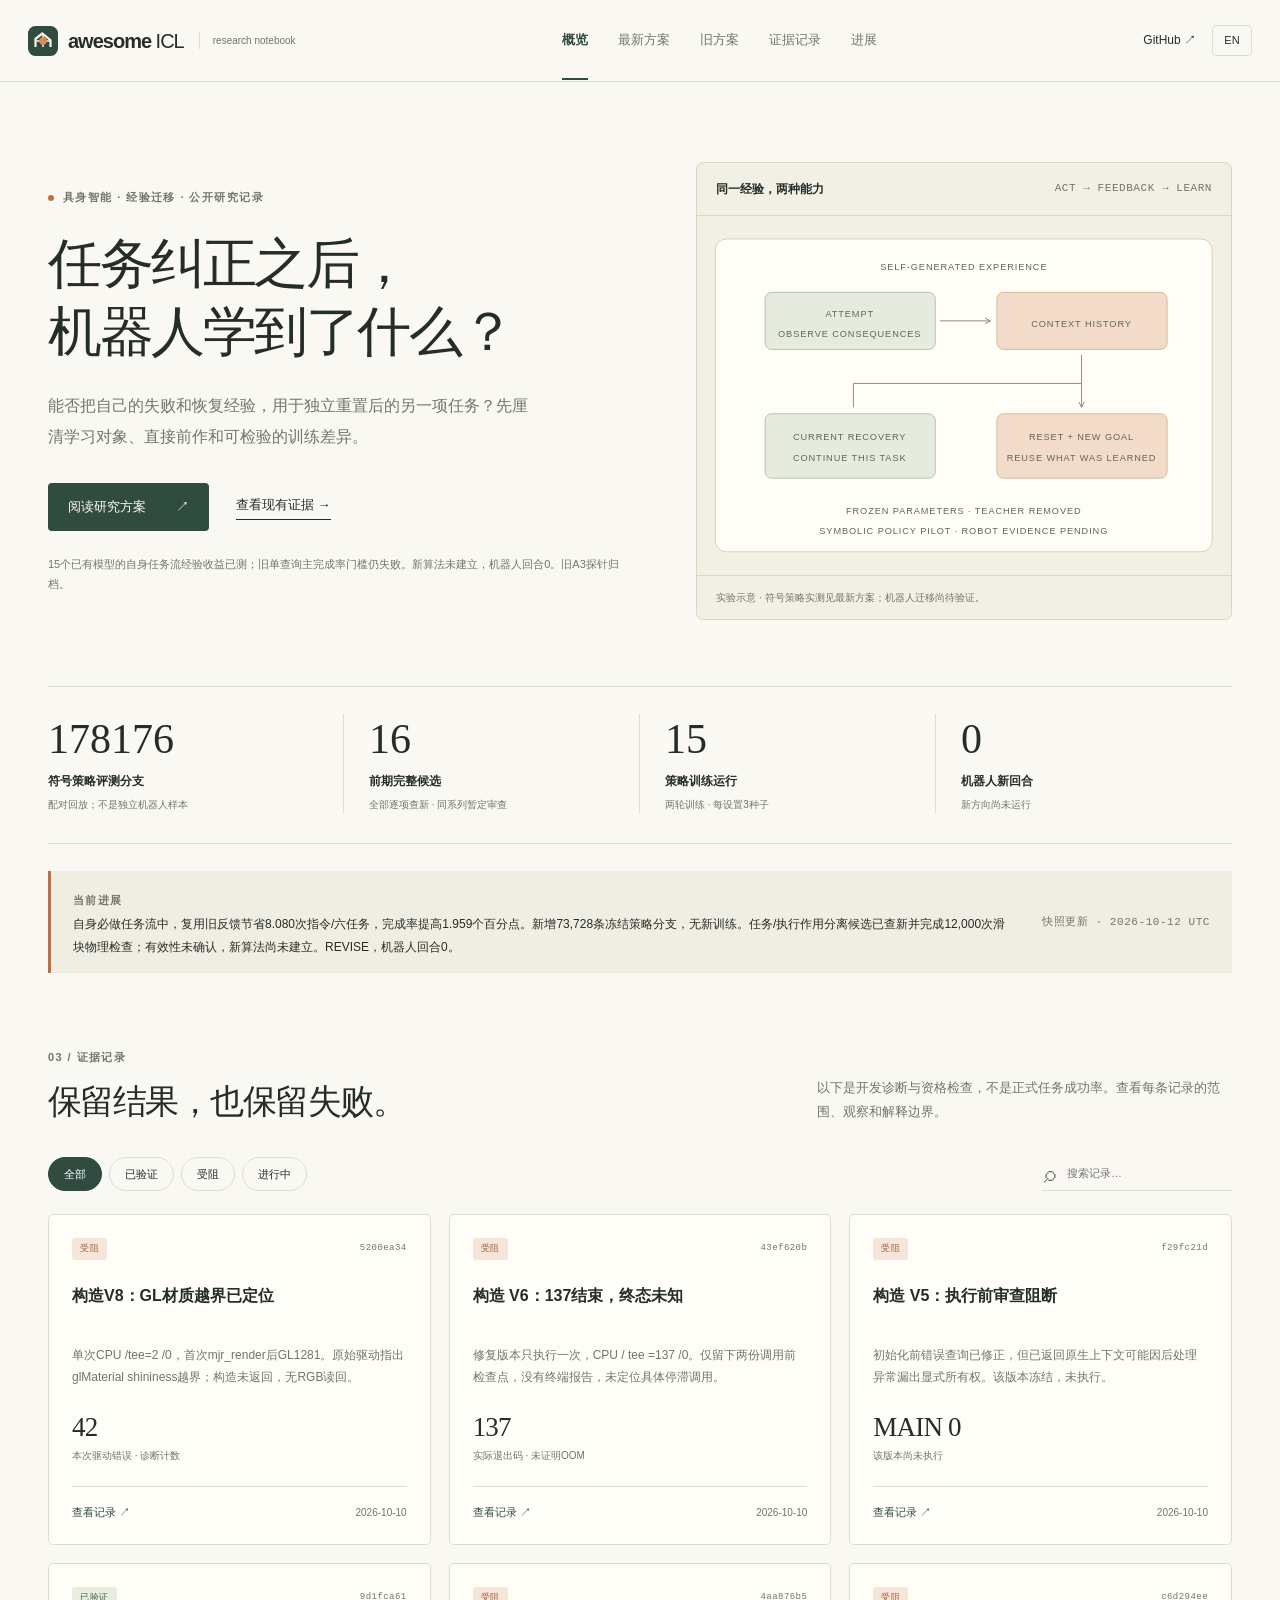
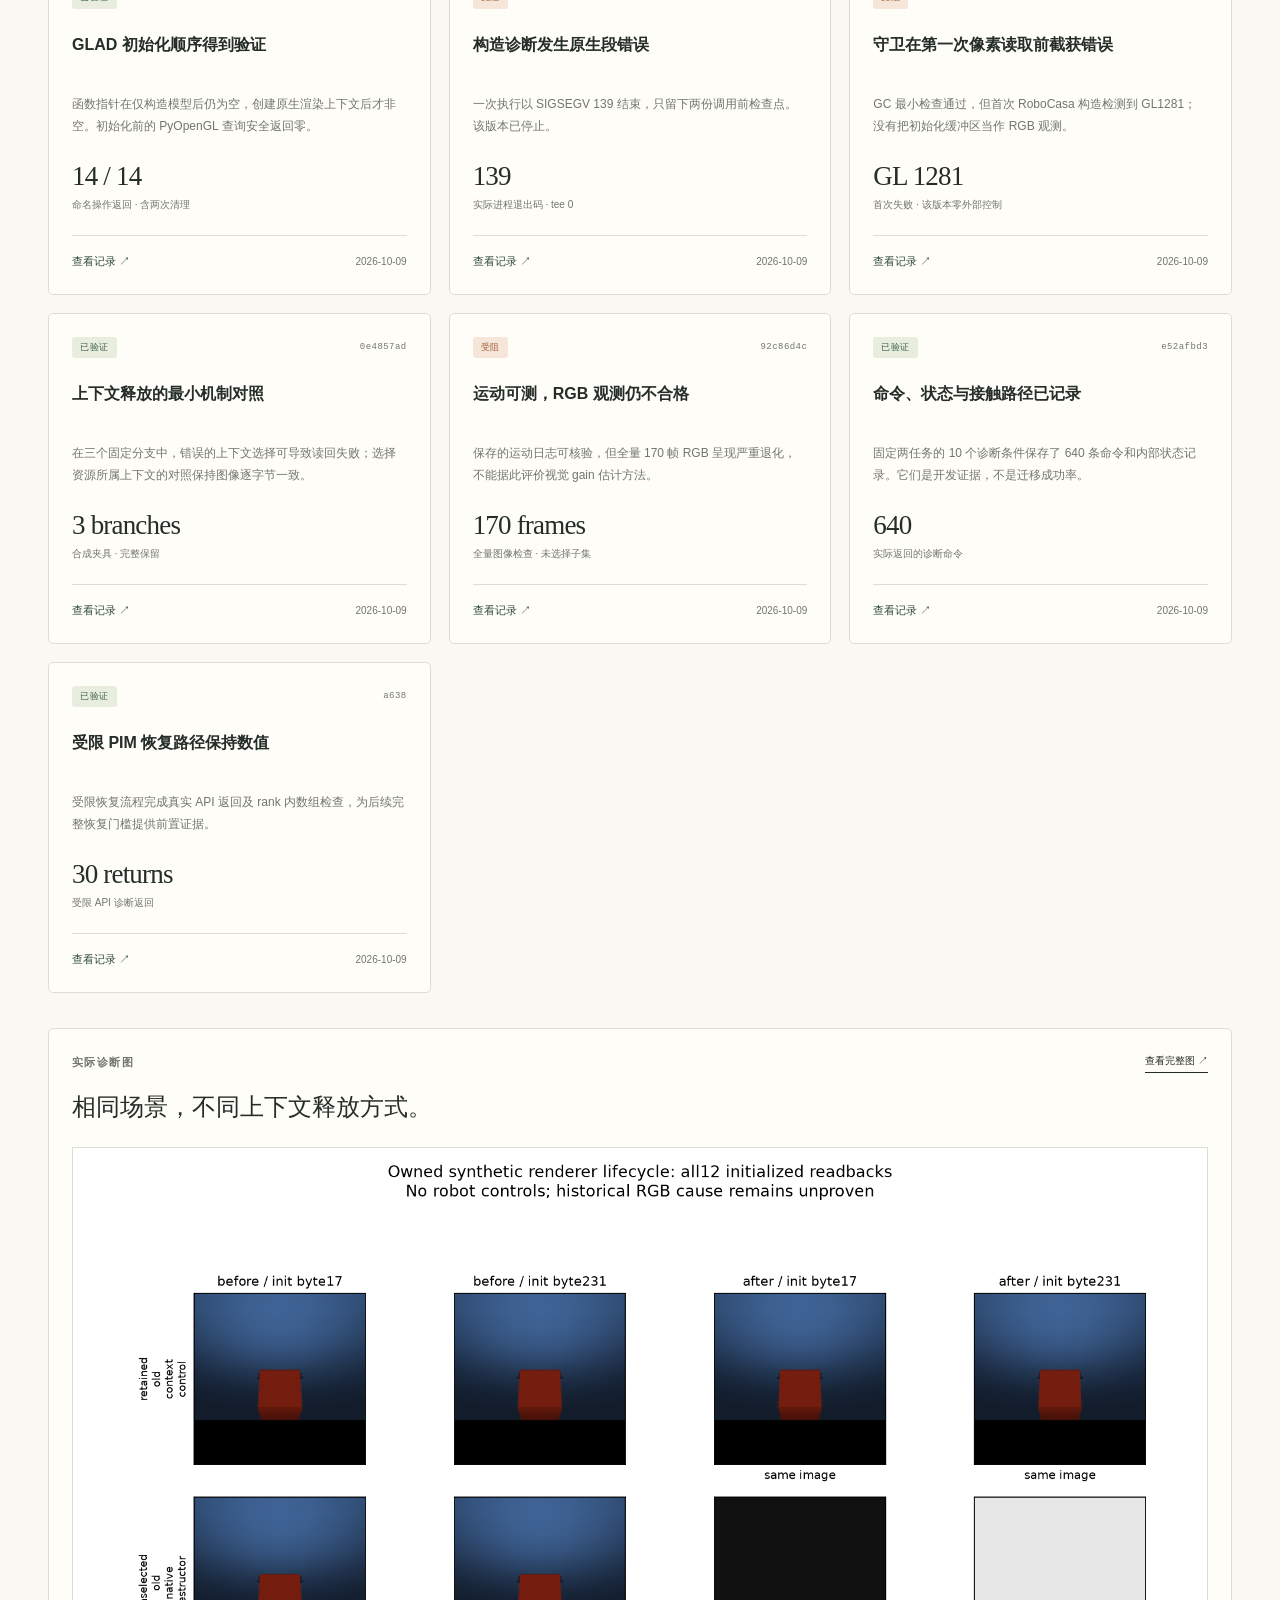
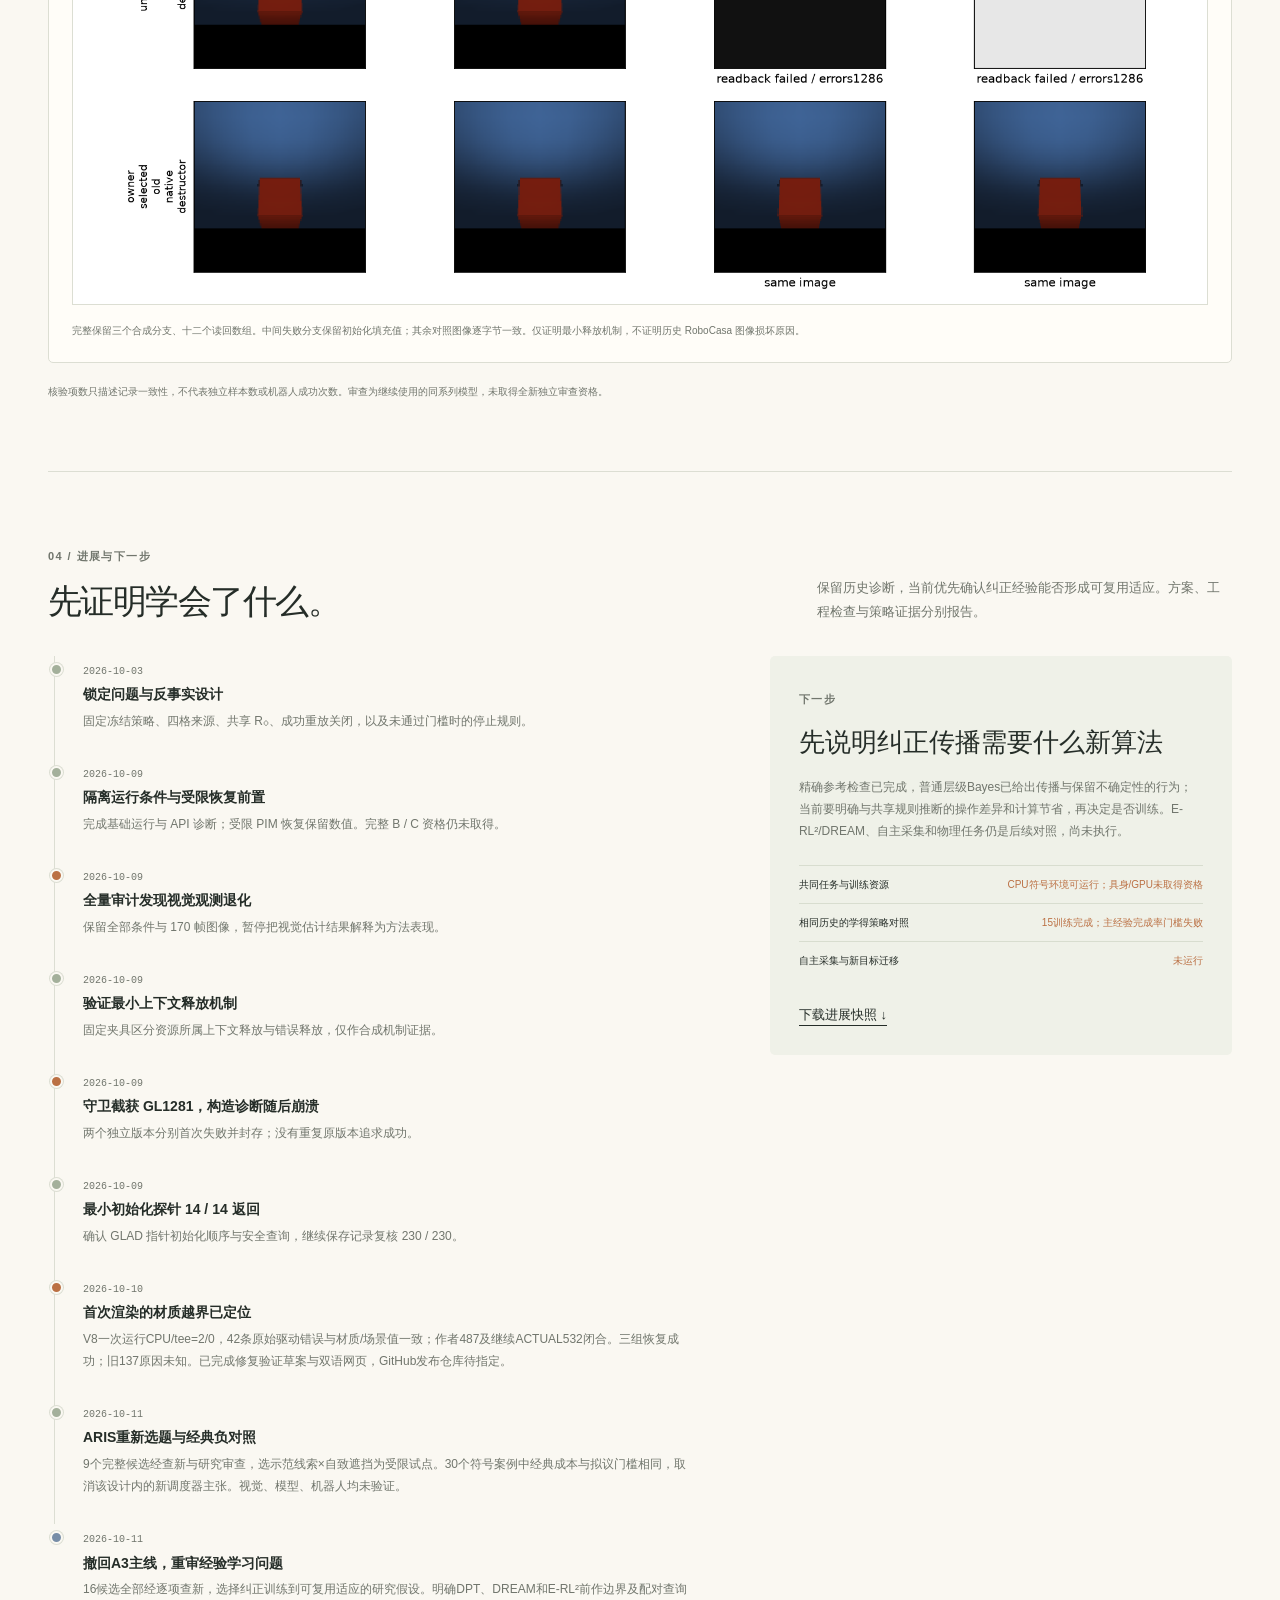
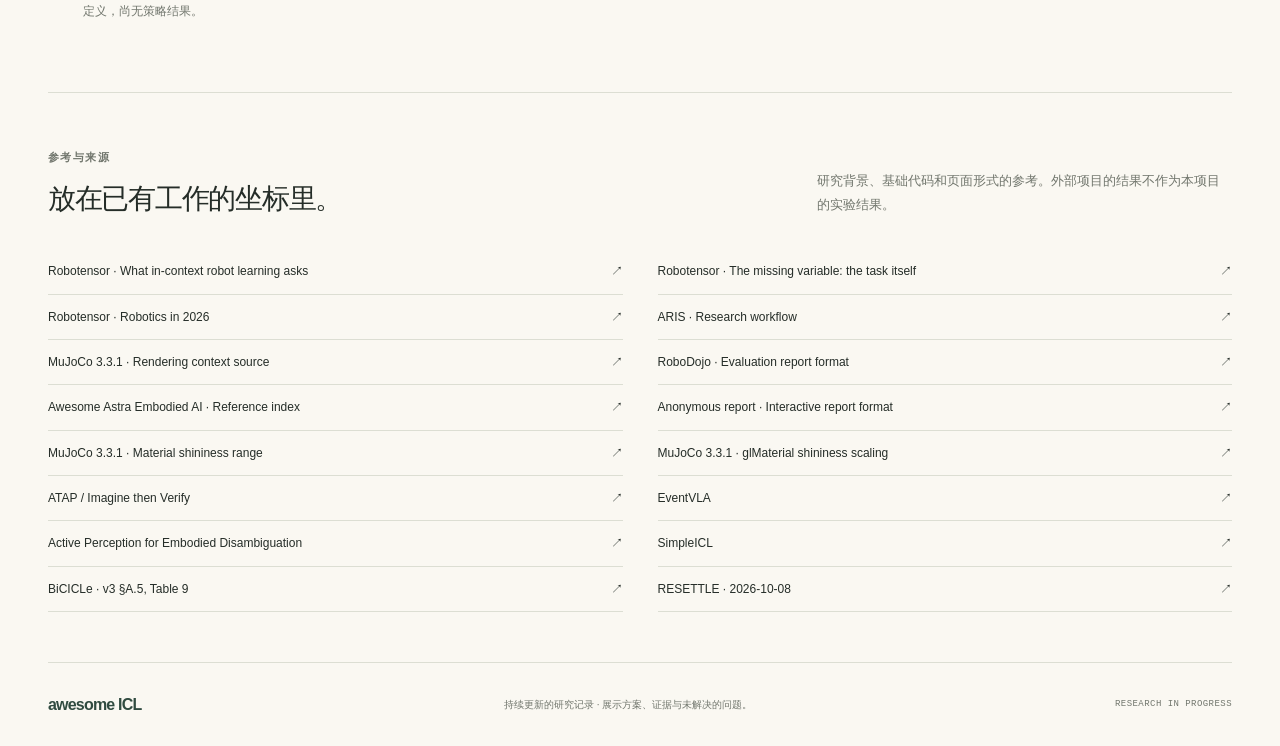
<file: index.html>
<!doctype html>
<html lang="zh-CN">
<head>
  <meta charset="utf-8">
  <meta name="viewport" content="width=device-width, initial-scale=1">
  <meta name="description" content="Can robot correction training teach reusable in-context adaptation? Revised question, direct prior work, experiment design and historical evidence.">
  <meta http-equiv="Content-Security-Policy" content="default-src 'self'; script-src 'self'; style-src 'self'; img-src 'self' data:; connect-src 'self'; object-src 'none'; base-uri 'self'; form-action 'none'">
  <meta name="color-scheme" content="light">
  <title>awesome ICL — Experience, under examination</title>
  <link rel="icon" href="assets/mark.svg" type="image/svg+xml">
  <link rel="stylesheet" href="styles.css">
  <script src="app.js" defer></script>
</head>
<body>
  <a class="skip-link" href="#main" data-i18n="skip">跳到内容</a>
  <header class="site-header">
    <a class="brand" href="?view=overview" aria-label="awesome ICL home"><img src="assets/mark.svg" width="30" height="30" alt=""><strong>awesome <span>ICL</span></strong><span class="brand-label">research notebook</span></a>
    <nav aria-label="Main navigation" id="navigation">
      <a href="?view=overview" data-view="overview" data-i18n="navOverview">概览</a>
      <a href="research-plan.html" data-latest-plan data-i18n="navLatest">最新方案</a><a href="?view=proposal" data-view="proposal" data-i18n="navProposal">旧方案</a>
      <a href="?view=evidence" data-view="evidence" data-i18n="navEvidence">证据记录</a>
      <a href="?view=timeline" data-view="timeline" data-i18n="navTimeline">进展</a>
    </nav>
    <div class="header-actions"><a id="repository-link" class="repository-link" hidden target="_blank" rel="noopener noreferrer">GitHub ↗</a><button id="language-toggle" type="button" aria-label="Switch language">EN</button></div>
  </header>
  <main id="main">
    <section class="hero view-section" data-views="overview">
      <div class="hero-copy">
        <div class="eyebrow"><span class="status-dot"></span><span data-i18n="eyebrow">具身智能 · 经验迁移 · 公开研究记录</span></div>
        <h1 data-i18n="heroTitle">任务纠正之后，<br>机器人学到了什么？</h1>
        <p class="hero-subtitle" data-i18n="heroSubtitle">能否把自己的失败和恢复经验，用于独立重置后的另一项任务？先厘清学习对象、前作和可检验的训练差异。</p>
        <div class="hero-links"><a class="button primary" href="research-plan.html" data-latest-plan id="latest-plan-link"><span data-i18n="exploreDesign">阅读研究方案</span><span aria-hidden="true">↗</span></a><a class="text-link" href="?view=evidence" data-view="evidence" data-i18n="inspectEvidence">查看现有证据 →</a></div>
        <p class="hero-footnote" data-i18n="heroFootnote">16个候选已逐项审查；当前没有新方向的学得策略结果。旧探针归档。</p>
      </div>
      <figure class="hero-figure">
        <div class="figure-top"><span data-i18n="figureTitle">同一经验，两种能力</span><span class="mono">ACT → FEEDBACK → LEARN</span></div>
        <svg viewBox="0 0 580 390" role="img" aria-labelledby="diagram-title diagram-desc">
          <title id="diagram-title">Current recovery and reusable adaptation are separate tests</title><desc id="diagram-desc">Self-generated actions and observed feedback form history. Test both current recovery and a different goal after resetting physical state, while retaining history and freezing parameters. This is a proposed experiment, not a result.</desc>
          <defs><marker id="arrow" markerWidth="8" markerHeight="8" refX="6" refY="4" orient="auto"><path d="M0,1 L6,4 L0,7" fill="none" stroke="#8c846d"/></marker></defs>
          <rect x="20" y="25" width="540" height="340" rx="12" fill="#fffdf8" stroke="#d7cbb5"/>
          <text x="290" y="59" text-anchor="middle" class="diagram-label">SELF-GENERATED EXPERIENCE</text>
          <rect x="74" y="83" width="185" height="62" rx="7" fill="#e6ebdf" stroke="#b5c0a6"/><text x="166" y="110" text-anchor="middle" class="diagram-label">ATTEMPT</text><text x="166" y="131" text-anchor="middle" class="diagram-label">OBSERVE CONSEQUENCES</text>
          <path d="M264 114 L319 114" fill="none" stroke="#8c846d" marker-end="url(#arrow)"/>
          <rect x="326" y="83" width="185" height="62" rx="7" fill="#f2dcc9" stroke="#d4b698"/><text x="418" y="121" text-anchor="middle" class="diagram-label">CONTEXT HISTORY</text>
          <path d="M418 151 L418 182 L170 182 L170 208 M418 182 L418 208" fill="none" stroke="#8c846d" marker-end="url(#arrow)"/>
          <rect x="74" y="215" width="185" height="70" rx="7" fill="#e6ebdf" stroke="#b5c0a6"/><text x="166" y="244" text-anchor="middle" class="diagram-label">CURRENT RECOVERY</text><text x="166" y="266" text-anchor="middle" class="diagram-label">CONTINUE THIS TASK</text>
          <rect x="326" y="215" width="185" height="70" rx="7" fill="#f2dcc9" stroke="#d4b698"/><text x="418" y="244" text-anchor="middle" class="diagram-label">RESET + NEW GOAL</text><text x="418" y="266" text-anchor="middle" class="diagram-label">REUSE WHAT WAS LEARNED</text>
          <text x="290" y="324" text-anchor="middle" class="diagram-label">FROZEN PARAMETERS · TEACHER REMOVED</text>
          <text x="290" y="346" text-anchor="middle" class="diagram-label">SYMBOLIC POLICY PILOT · ROBOT EVIDENCE PENDING</text>
        </svg>
        <figcaption data-i18n="figureCaption">实验示意 · 相同经验下区分当前恢复与新目标迁移；性能尚未验证。</figcaption>
      </figure>
    </section>
    <section class="metrics view-section" data-views="overview" aria-label="Research scope">
      <div><strong>178176</strong><span data-i18n="metricFormal">符号策略评测分支</span><small data-i18n="metricFormalSub">配对回放；不是独立机器人样本</small></div>
      <div><strong>16</strong><span data-i18n="metricTasks">已审查完整候选</span><small data-i18n="metricTasksSub">ARIS三种lens × 三个候选</small></div>
      <div><strong>15</strong><span data-i18n="metricCells">符号配对上下文</span><small data-i18n="metricCellsSub">任务匹配 × 执行增益匹配</small></div>
      <div><strong>0</strong><span data-i18n="metricSmoke">机器人新回合</span><small data-i18n="metricSmokeSub">4 worlds × 12 条件 · 未运行</small></div>
    </section>
    <section class="current-strip view-section" data-views="overview proposal evidence timeline"><div><span class="eyebrow" data-i18n="currentLabel">当前进展</span><p id="current-summary">正在加载保存的进展…</p></div><span class="snapshot-date mono" id="snapshot-date"></span></section>
    <section class="section view-section" data-views="proposal" id="question">
      <div class="section-heading"><div><span class="eyebrow">01 / <span data-i18n="questionLabel">研究问题</span></span><h2 data-i18n="questionTitle">经验里，究竟是什么在迁移？</h2></div><p data-i18n="questionIntro">任务外观、执行响应、状态延续与额外尝试很容易混在一起。方案通过配对的来源条件，审计它们各自的作用边界。</p></div>
      <div class="question-grid"><article class="note-card"><span class="number">C1</span><h3 data-i18n="claimOneTitle">初始经验的条件效应</h3><p data-i18n="claimOneText">在完整 reset 和相同当前任务下，来源执行增益是否匹配，会怎样改变同一冻结策略的闭环表现？</p></article><article class="note-card"><span class="number">C2</span><h3 data-i18n="claimTwoTitle">信息利用与误用的边界</h3><p data-i18n="claimTwoText">信息是否进入压缩表示、被检索并影响行动？用合法对照和同观察校准，限制解释，而不把日志当作因果机制证明。</p></article><aside class="scope-note"><span class="eyebrow" data-i18n="scopeLabel">研究范围</span><p data-i18n="scopeText">针对公开冻结 PIM 策略的研究者记忆移植。关闭成功轨迹重放；不重新训练策略，也不声称原生跨任务自我改进。</p></aside></div>
    </section>
    <section class="section matrix-section view-section" data-views="proposal" id="design">
      <div class="section-heading"><div><span class="eyebrow">02 / <span data-i18n="designLabel">反事实设计</span></span><h2 data-i18n="designTitle">同一个 query，四种旧经历。</h2></div><p data-i18n="designIntro">所有组共享名义标定 R₀。分别改变来源任务与执行增益，保留真实来源身份，再恢复到当前 query 的初始记忆。</p></div>
      <div class="matrix-layout"><div class="matrix" role="group" aria-label="Counterfactual source conditions"><div class="matrix-axis"><span data-i18n="gainMismatch">增益不匹配</span><span data-i18n="gainMatch">增益匹配</span></div><div class="matrix-row"><span class="row-label" data-i18n="taskMatch">任务匹配</span><button data-condition="H10" type="button" aria-pressed="false"><strong>H10</strong><span data-i18n="h10">相同任务 · 不同增益</span></button><button data-condition="H11" class="selected" type="button" aria-pressed="true"><strong>H11</strong><span data-i18n="h11">相同任务 · 相同增益</span></button></div><div class="matrix-row"><span class="row-label" data-i18n="taskMismatch">任务不匹配</span><button data-condition="H00" type="button" aria-pressed="false"><strong>H00</strong><span data-i18n="h00">不同任务 · 不同增益</span></button><button data-condition="H01" type="button" aria-pressed="false"><strong>H01</strong><span data-i18n="h01">不同任务 · 相同增益</span></button></div><p class="matrix-note" data-i18n="matrixNote">点击条件查看其含义。这里展示实验设计，尚无成功率结果。</p></div><div class="condition-detail" aria-live="polite"><span class="eyebrow" data-i18n="conditionLabel">所选条件</span><h3 id="condition-name">H11</h3><p id="condition-description"></p><div class="formula">Δ<sub>phys</sub>(T=1) = H11 − H10</div><p class="muted" data-i18n="contrastNote">预定主比较：任务匹配时，增益匹配带来的差异。按独立 query world 配对；不挑选最大差异。</p></div></div>
    </section>
    <section class="section view-section" data-views="proposal" id="protocol">
      <div class="section-heading"><div><span class="eyebrow">03 / <span data-i18n="protocolLabel">执行协议</span></span><h2 data-i18n="protocolTitle">先取得资格，再统计迁移。</h2></div><p data-i18n="protocolIntro">正式实验有固定的信息权限、预算和停止规则。调试证据不会自动解锁正式评估。</p></div>
      <div class="protocol-grid" id="protocol-cards"></div>
      <div class="table-wrap"><table><caption data-i18n="groupsCaption">完整路线：每个 world 的 12 个条件</caption><thead><tr><th data-i18n="group">条件族</th><th data-i18n="count">数量</th><th data-i18n="initialMemory">初始 PIM</th><th data-i18n="extraInput">额外读取</th></tr></thead><tbody id="condition-table"></tbody></table></div>
    </section>
    <section class="section evidence-section view-section" data-views="overview evidence" id="evidence">
      <div class="section-heading"><div><span class="eyebrow">03 / <span data-i18n="evidenceLabel">证据记录</span></span><h2 data-i18n="evidenceTitle">保留结果，也保留失败。</h2></div><p data-i18n="evidenceIntro">以下是开发诊断与资格检查，不是正式任务成功率。查看每条记录的范围、观察和解释边界。</p></div>
      <div class="evidence-toolbar"><div class="filters" role="group" aria-label="Filter evidence"><button type="button" data-filter="all" aria-pressed="true" data-i18n="all">全部</button><button type="button" data-filter="verified" aria-pressed="false" data-i18n="verified">已验证</button><button type="button" data-filter="blocked" aria-pressed="false" data-i18n="blocked">受阻</button><button type="button" data-filter="in_progress" aria-pressed="false" data-i18n="inProgress">进行中</button></div><label class="search"><span aria-hidden="true">⌕</span><span class="sr-only" data-i18n="searchLabel">搜索证据</span><input id="evidence-search" type="search" data-i18n-placeholder="searchPlaceholder" placeholder="搜索记录…" maxlength="100"></label></div>
      <div class="evidence-grid" id="evidence-grid"></div><p class="empty-state" id="empty-state" hidden data-i18n="noResults">没有符合条件的记录。</p>
      <figure class="result-figure"><div class="result-figure-heading"><span class="eyebrow" data-i18n="figureEvidenceLabel">实际诊断图</span><a href="assets/renderer-lifecycle-readbacks.png" target="_blank" rel="noopener noreferrer" class="text-link" data-i18n="openFigure">查看完整图 ↗</a></div><h3 data-i18n="figureEvidenceTitle">相同场景，不同上下文释放方式。</h3><a href="assets/renderer-lifecycle-readbacks.png" target="_blank" rel="noopener noreferrer"><img src="assets/renderer-lifecycle-readbacks.png" width="1920" height="1280" loading="lazy" alt="All twelve readbacks in three synthetic render-context lifecycle branches. The incorrect-release branch preserves initialized fill buffers rather than valid images."></a><figcaption data-i18n="figureEvidenceCaption">完整保留三个合成分支、十二个读回数组。中间失败分支保留初始化填充值；其余对照图像逐字节一致。仅证明最小释放机制，不证明历史 RoboCasa 图像损坏原因。</figcaption></figure>
      <p class="evidence-note" data-i18n="reviewNote">核验项数只描述记录一致性，不代表独立样本数或机器人成功次数。审查为继续使用的同系列模型，未取得全新独立审查资格。</p>
    </section>
    <section class="section view-section" data-views="overview timeline" id="progress">
      <div class="section-heading"><div><span class="eyebrow">04 / <span data-i18n="progressLabel">进展与下一步</span></span><h2 data-i18n="progressTitle">从能运行，到能解释。</h2></div><p data-i18n="progressIntro">用明确的门槛串起实验。运行成功、观测有效、信息可辨识和任务收益是不同的结论。</p></div>
      <div class="progress-layout"><ol class="timeline" id="timeline"></ol><aside class="next-frontier"><span class="eyebrow" data-i18n="nextLabel">下一步</span><h3 id="next-title"></h3><p id="next-description"></p><div class="gate-list" id="gates"></div><a class="text-link" href="data/progress.json" download="awesome-ICL-progress.json" data-i18n="download">下载进展快照 ↓</a></aside></div>
    </section>
    <section class="section references view-section" data-views="overview proposal evidence timeline"><div class="section-heading"><div><span class="eyebrow" data-i18n="referencesLabel">参考与来源</span><h2 data-i18n="referencesTitle">放在已有工作的坐标里。</h2></div><p data-i18n="referencesIntro">研究背景、基础代码和页面形式的参考。外部项目的结果不作为本项目的实验结果。</p></div><div id="reference-links" class="reference-links"></div></section>
    <p id="load-error" class="load-error" hidden data-i18n="loadError">进展数据加载失败。请通过 HTTP 预览页面并检查 data/progress.json。</p>
    <noscript><p class="load-error">Enable JavaScript to explore the evidence and timeline. The research snapshot is available in <a href="data/progress.json">data/progress.json</a>.</p></noscript>
  </main>
  <footer><div class="brand"><strong>awesome ICL</strong></div><p data-i18n="footer">持续更新的研究记录 · 展示方案、证据与未解决的问题。</p><span class="mono">RESEARCH IN PROGRESS</span></footer>
  <dialog id="evidence-dialog"><div class="dialog-top"><span class="eyebrow" data-i18n="recordDetails">记录详情</span><button id="close-dialog" type="button" aria-label="Close details">×</button></div><div id="dialog-content"></div></dialog>
</body>
</html>
</file>
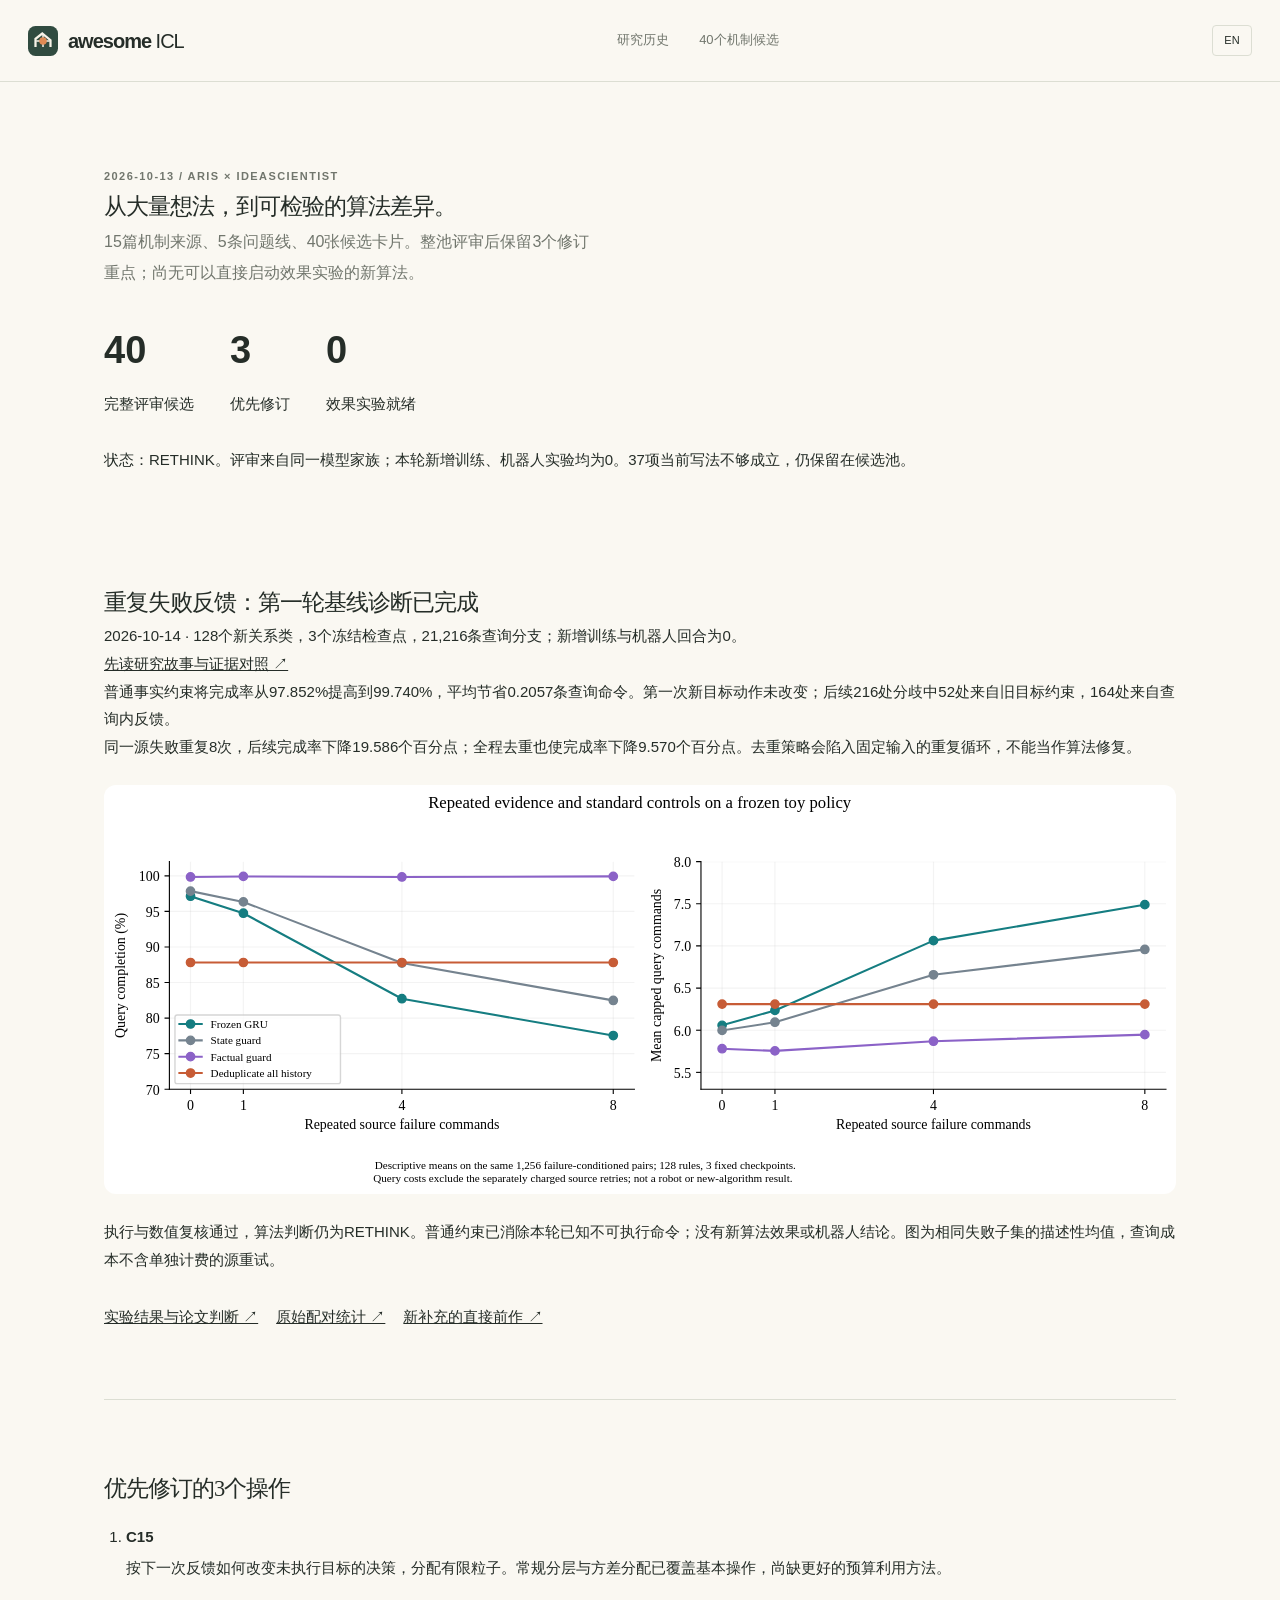
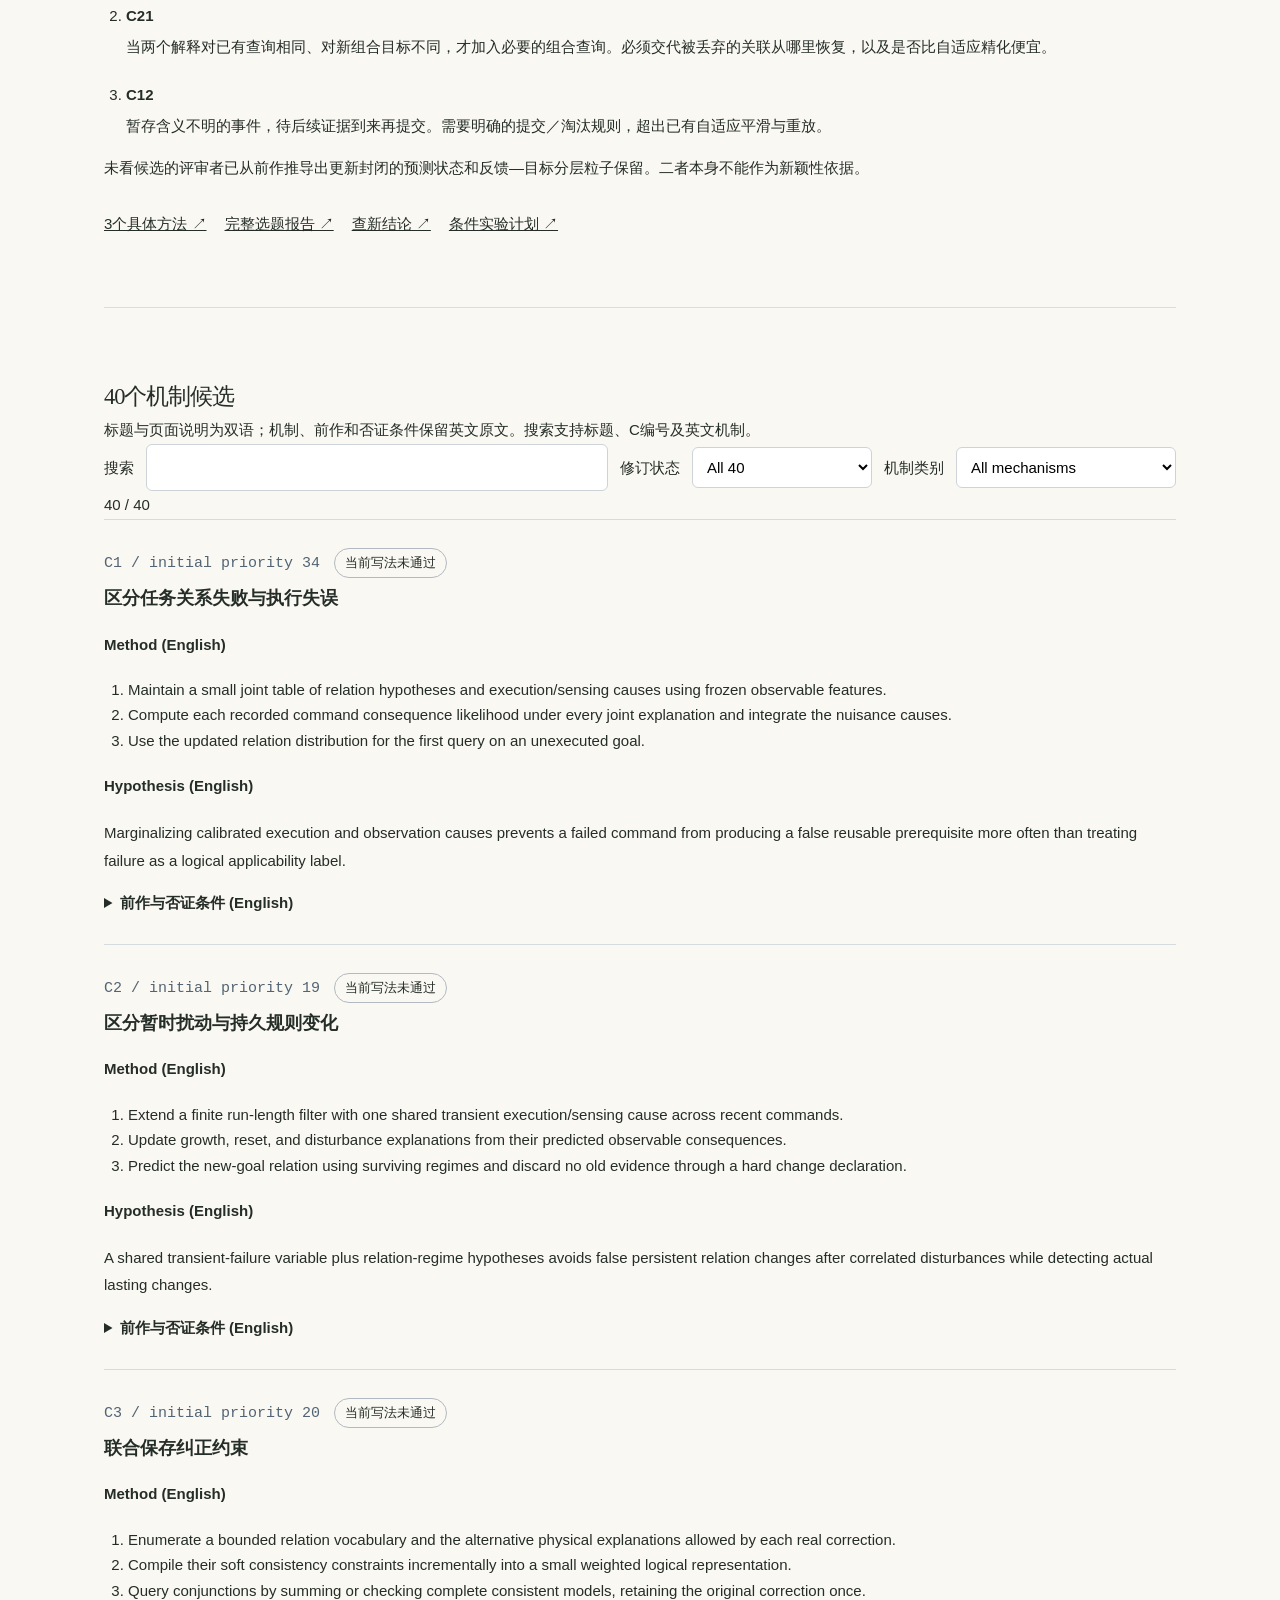
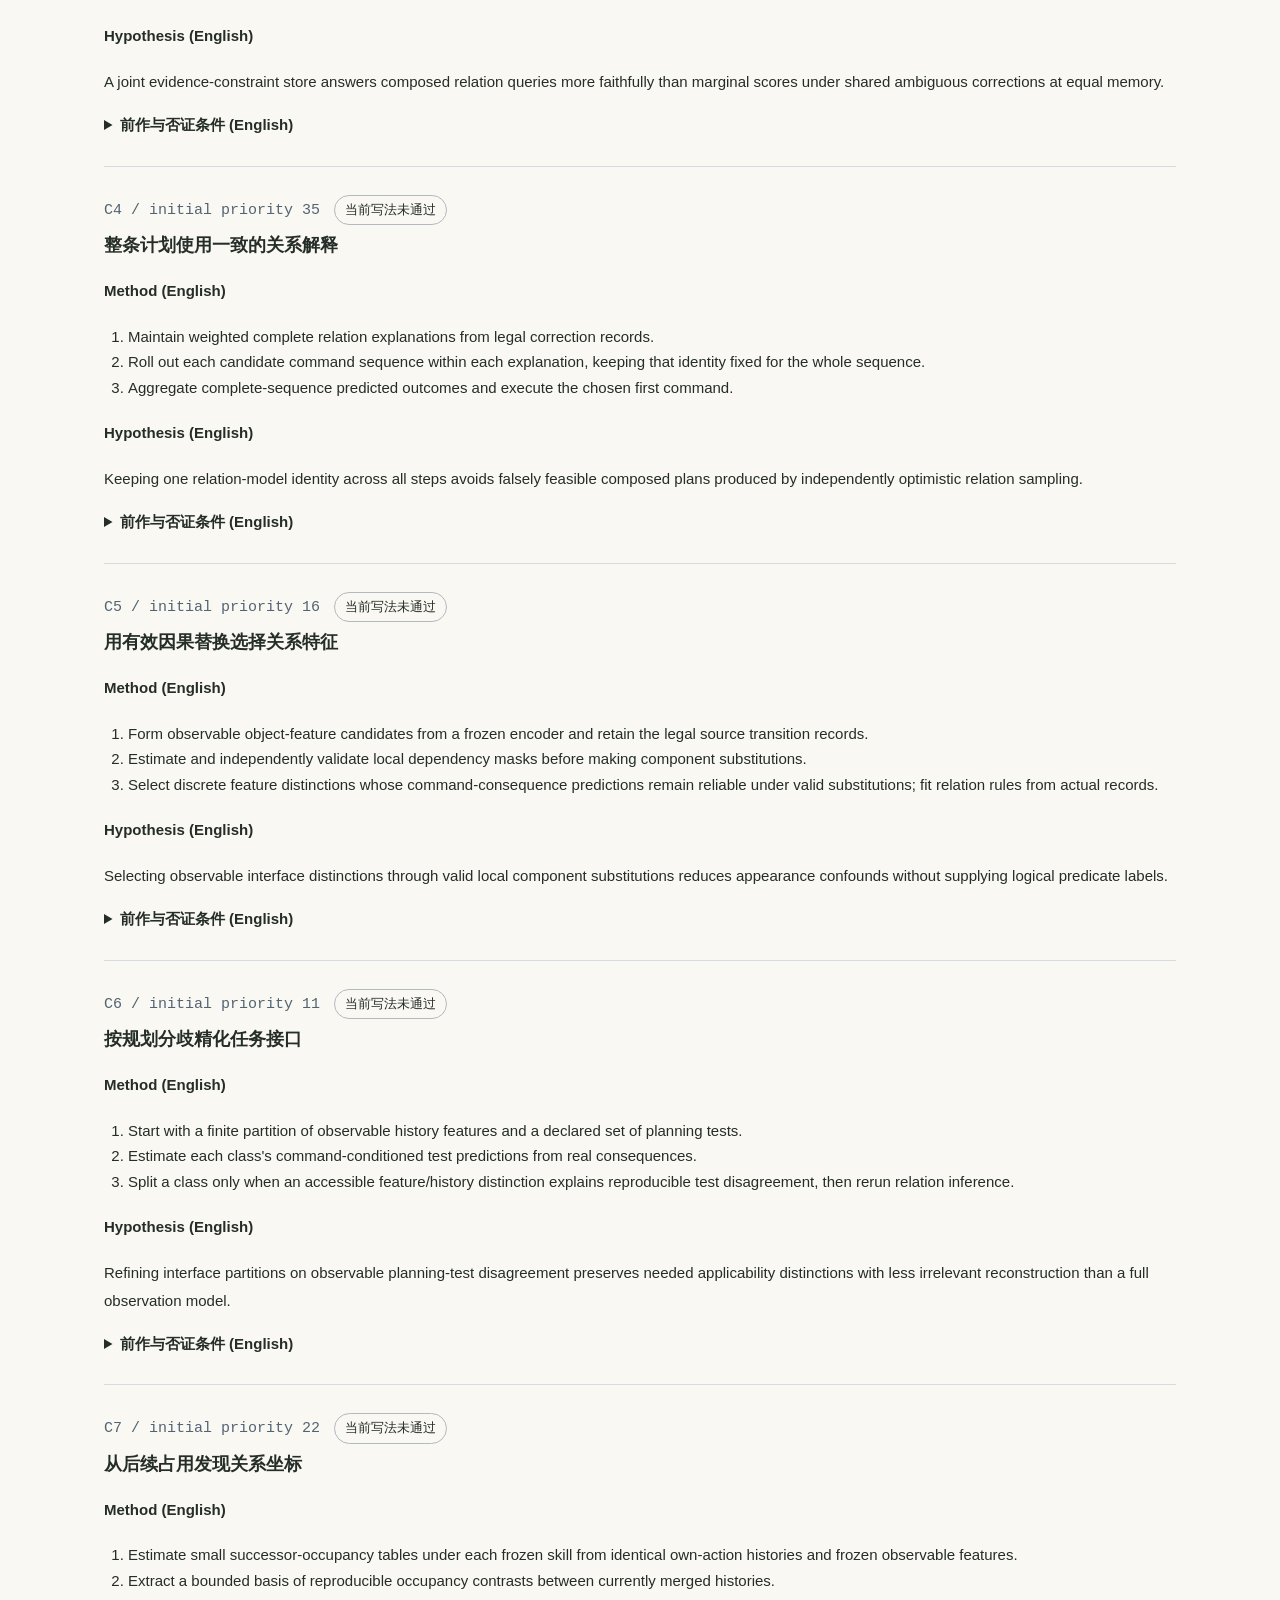
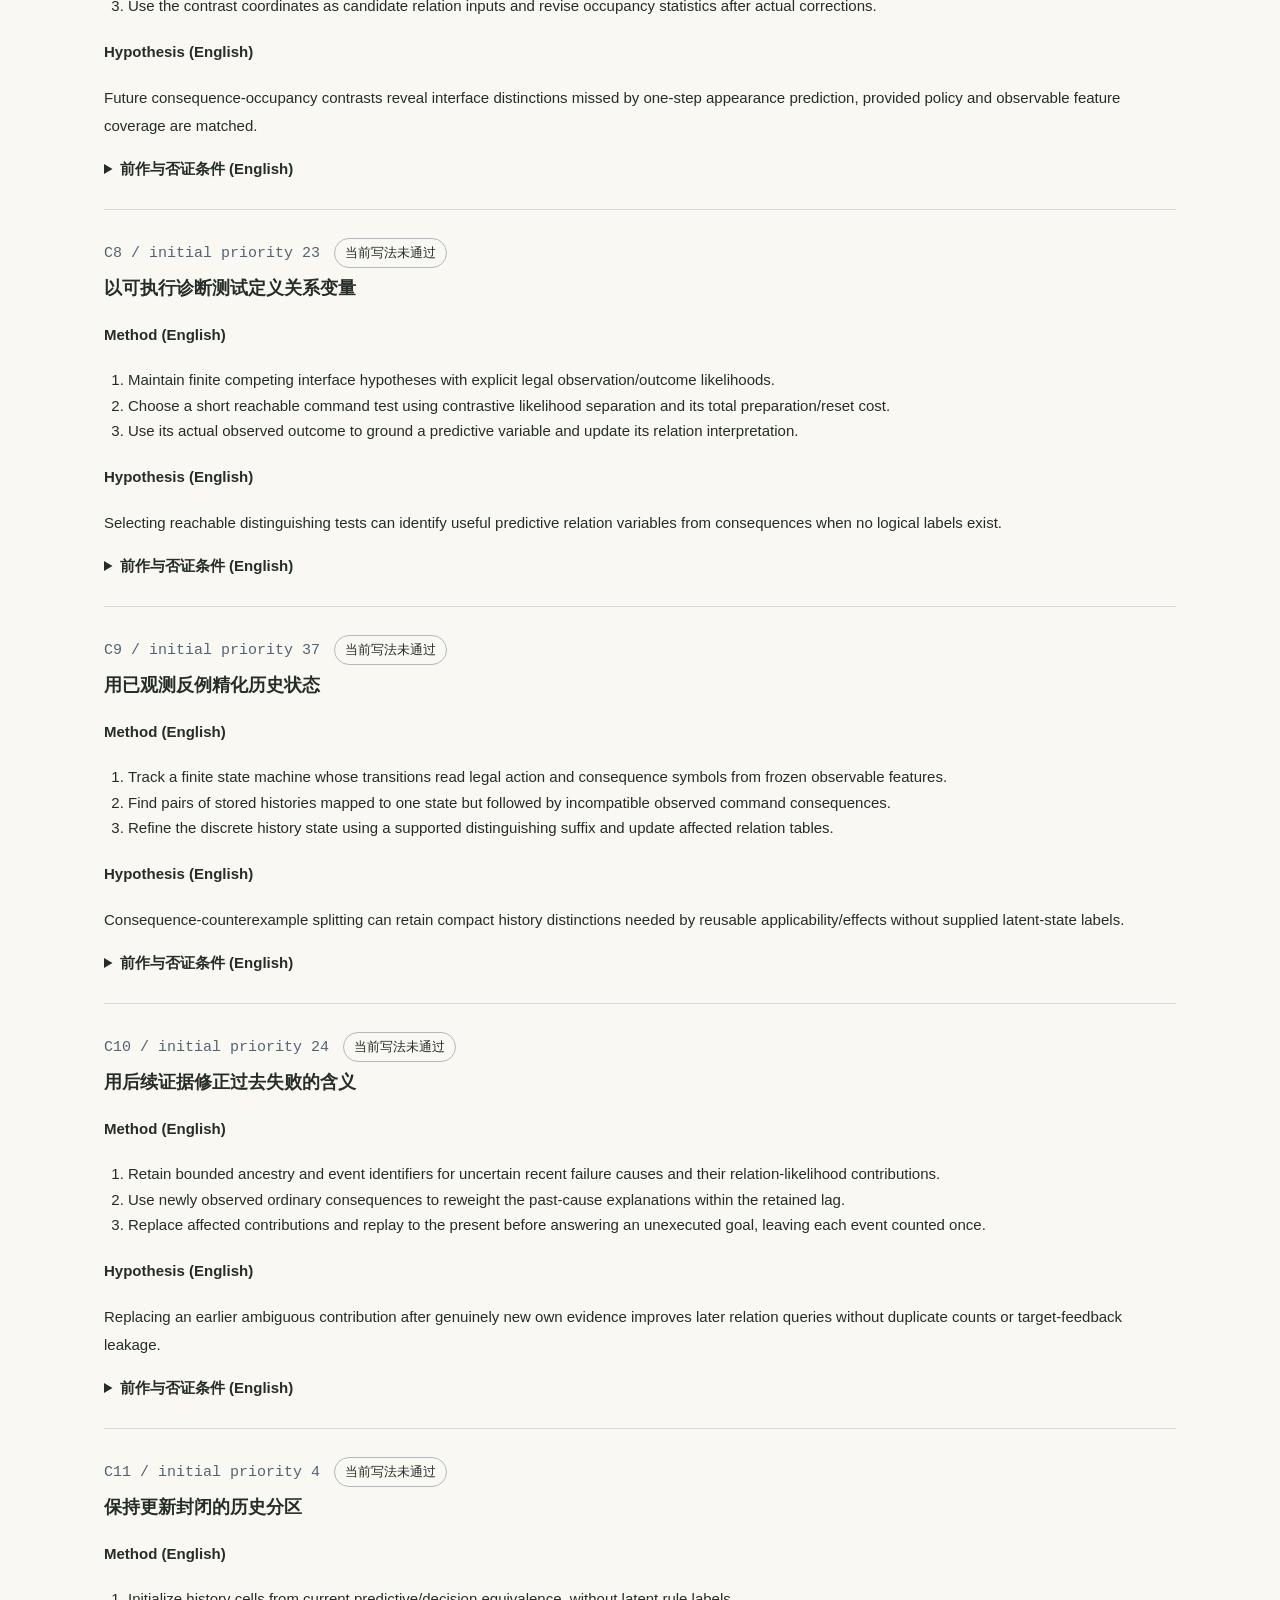
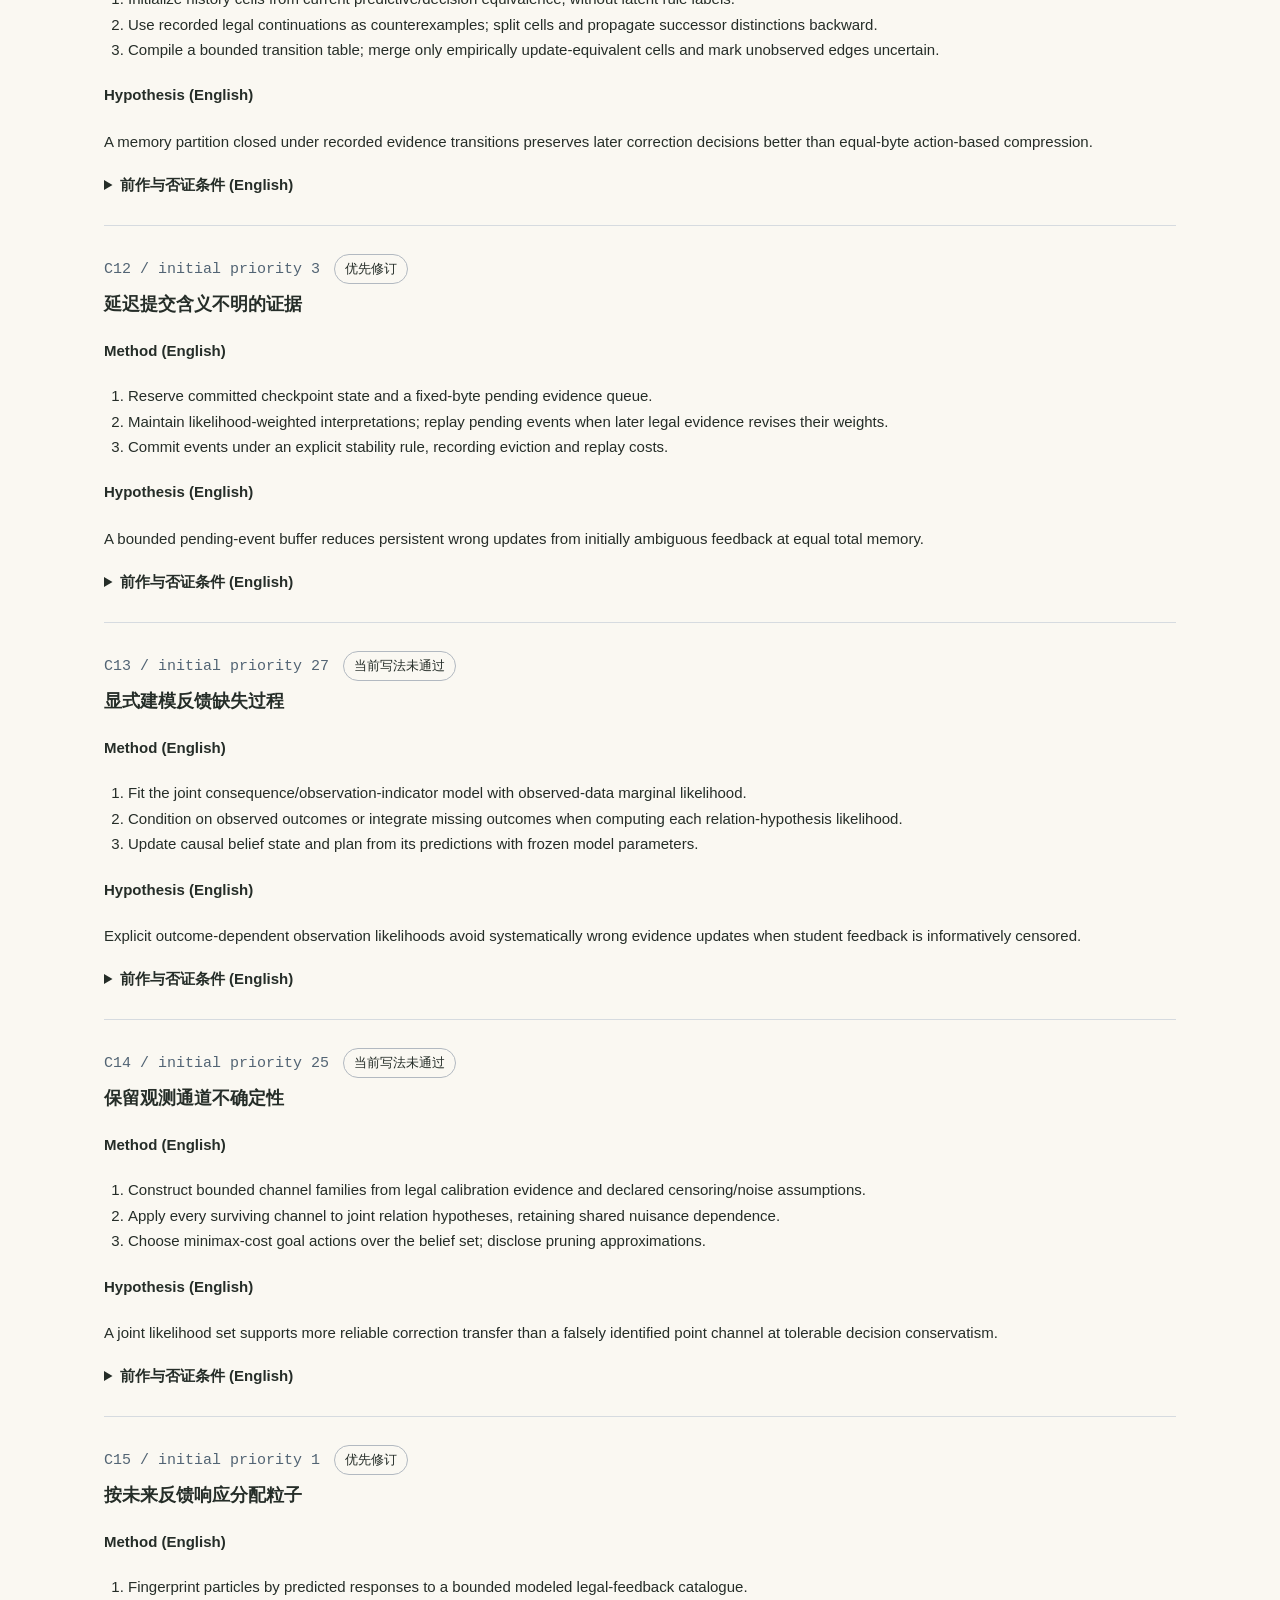
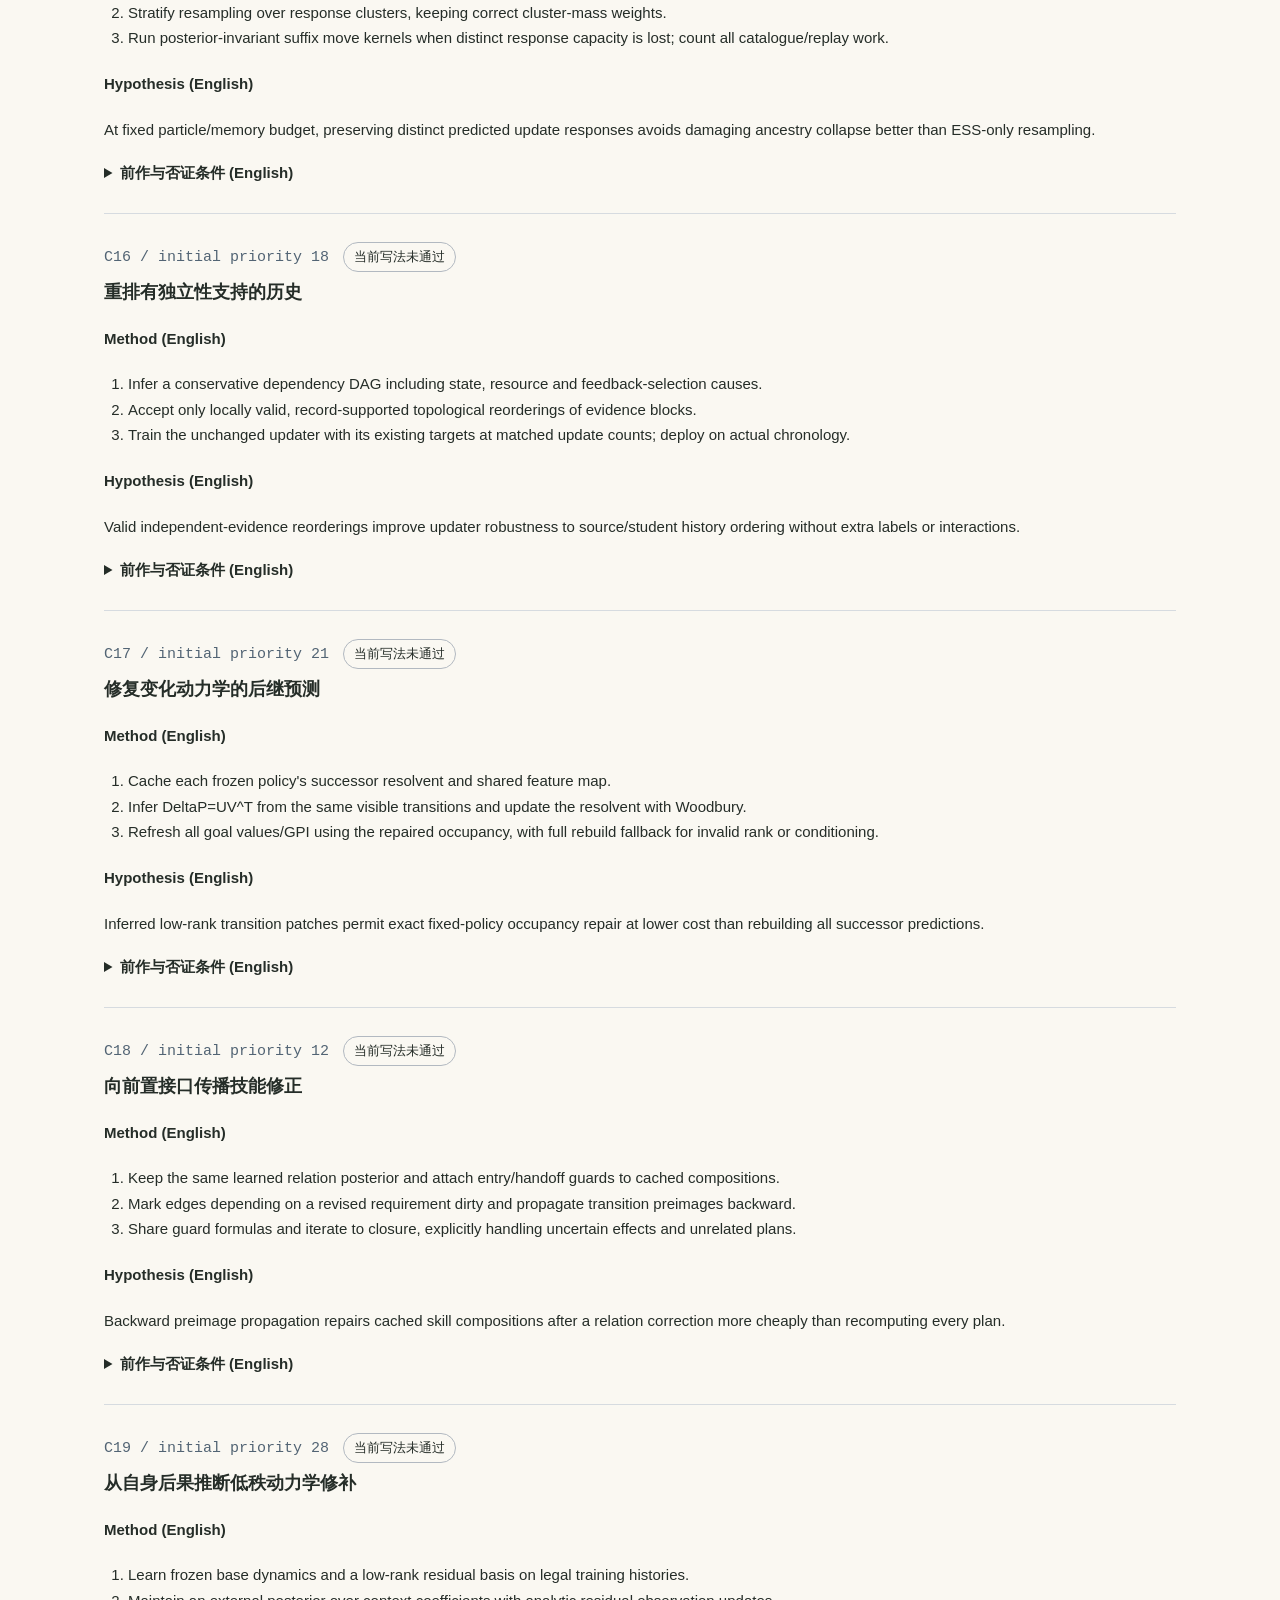
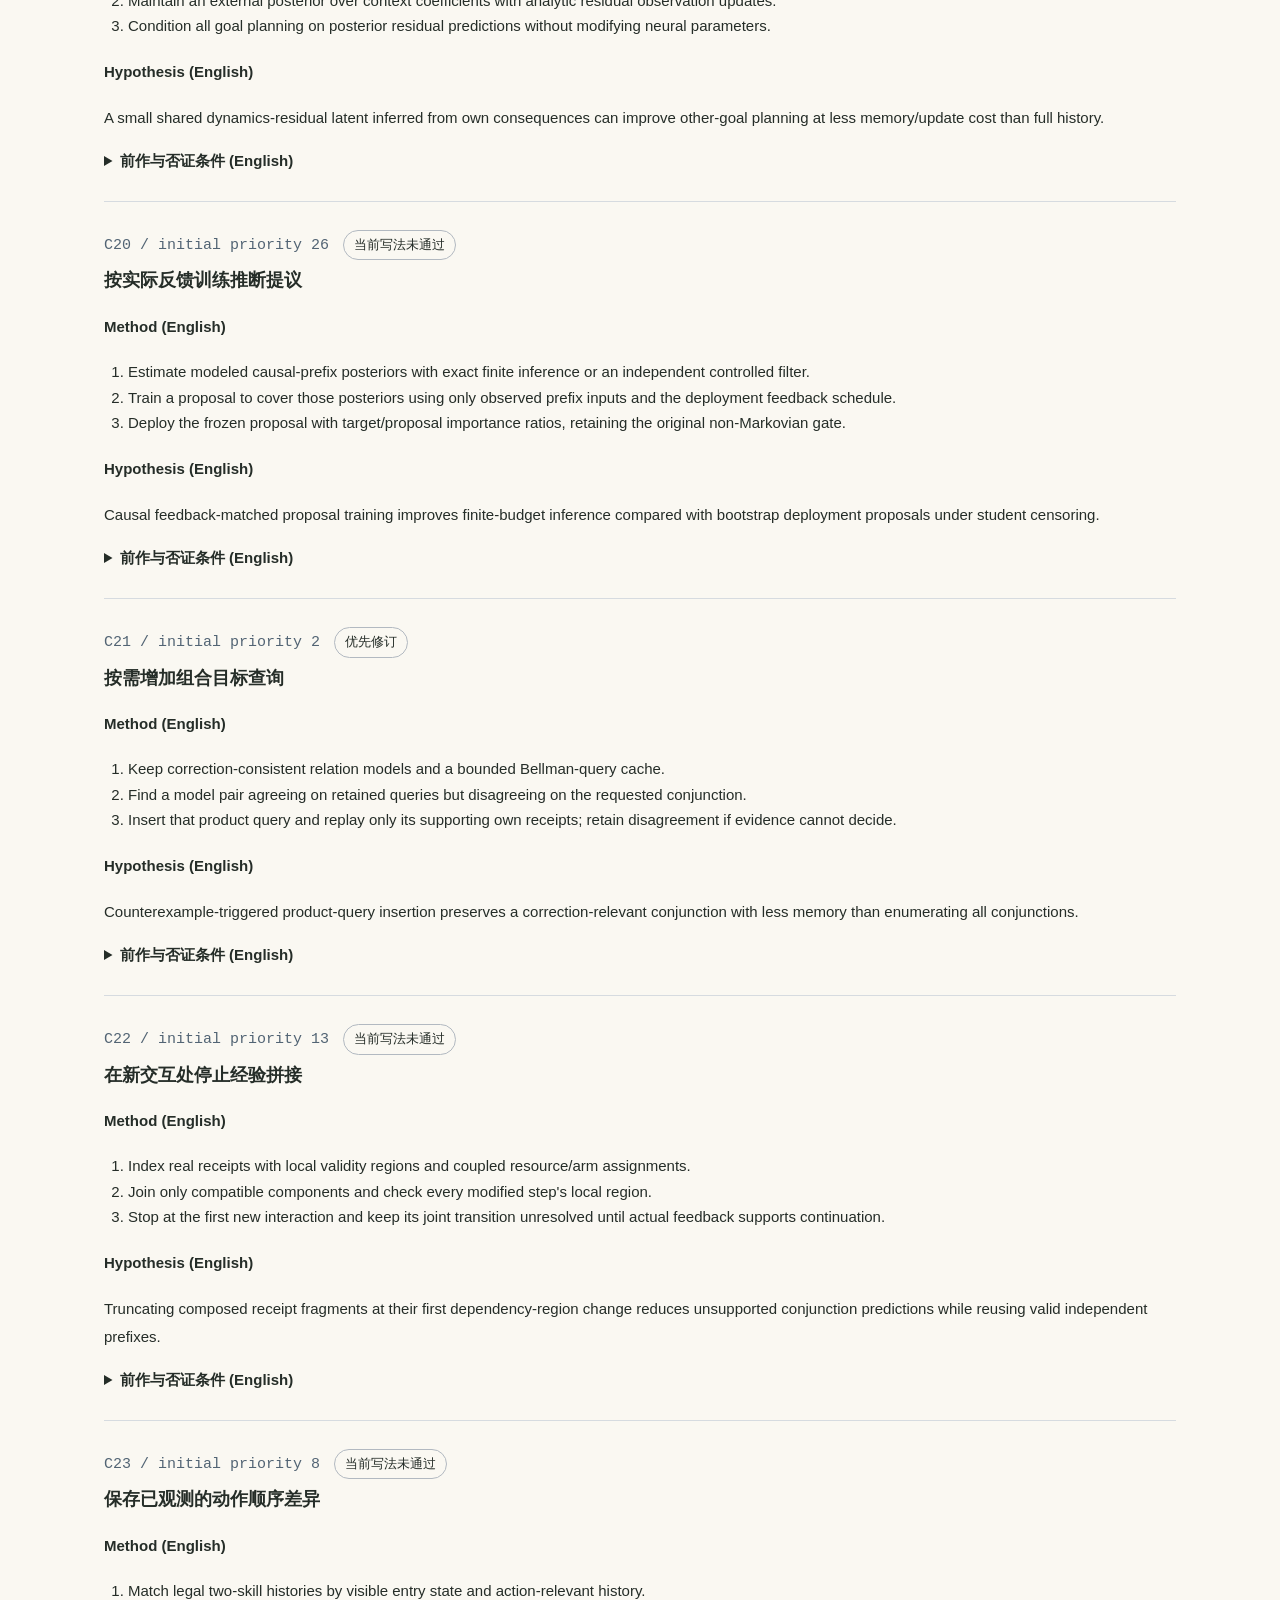
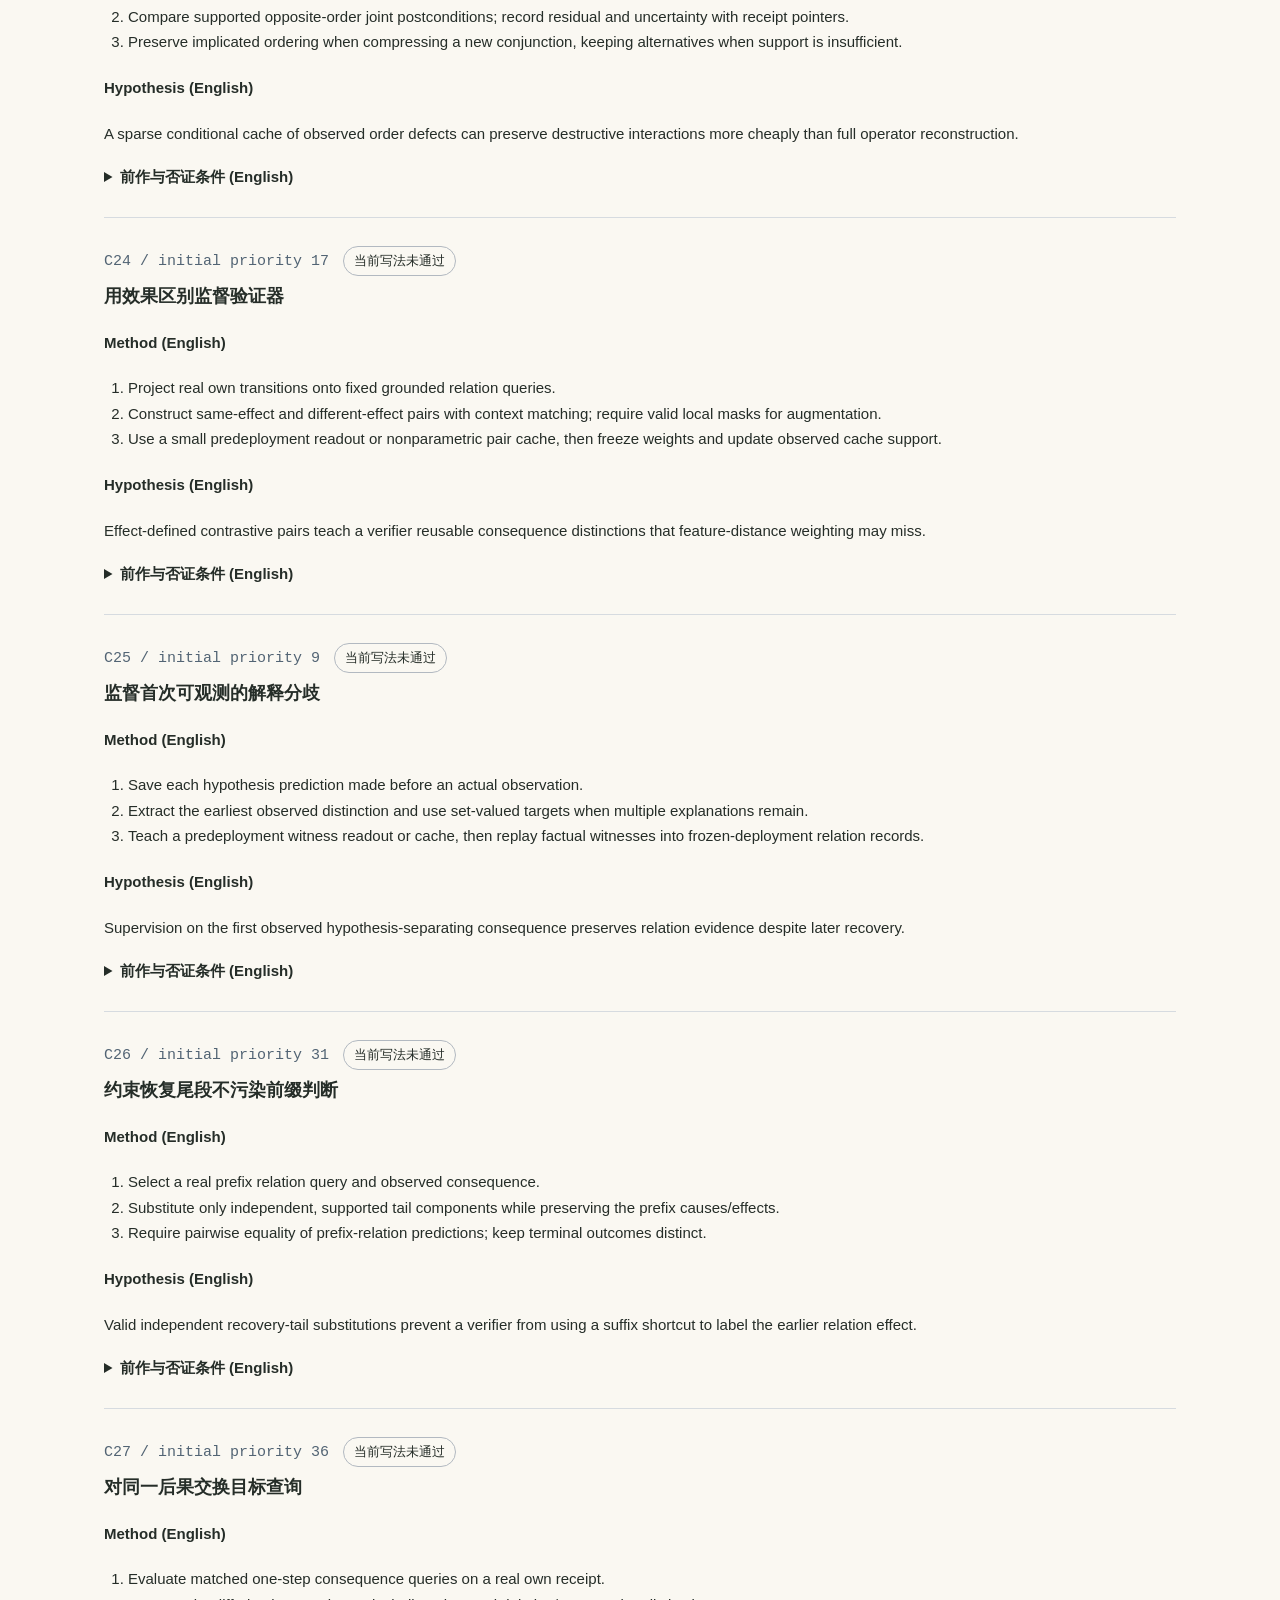
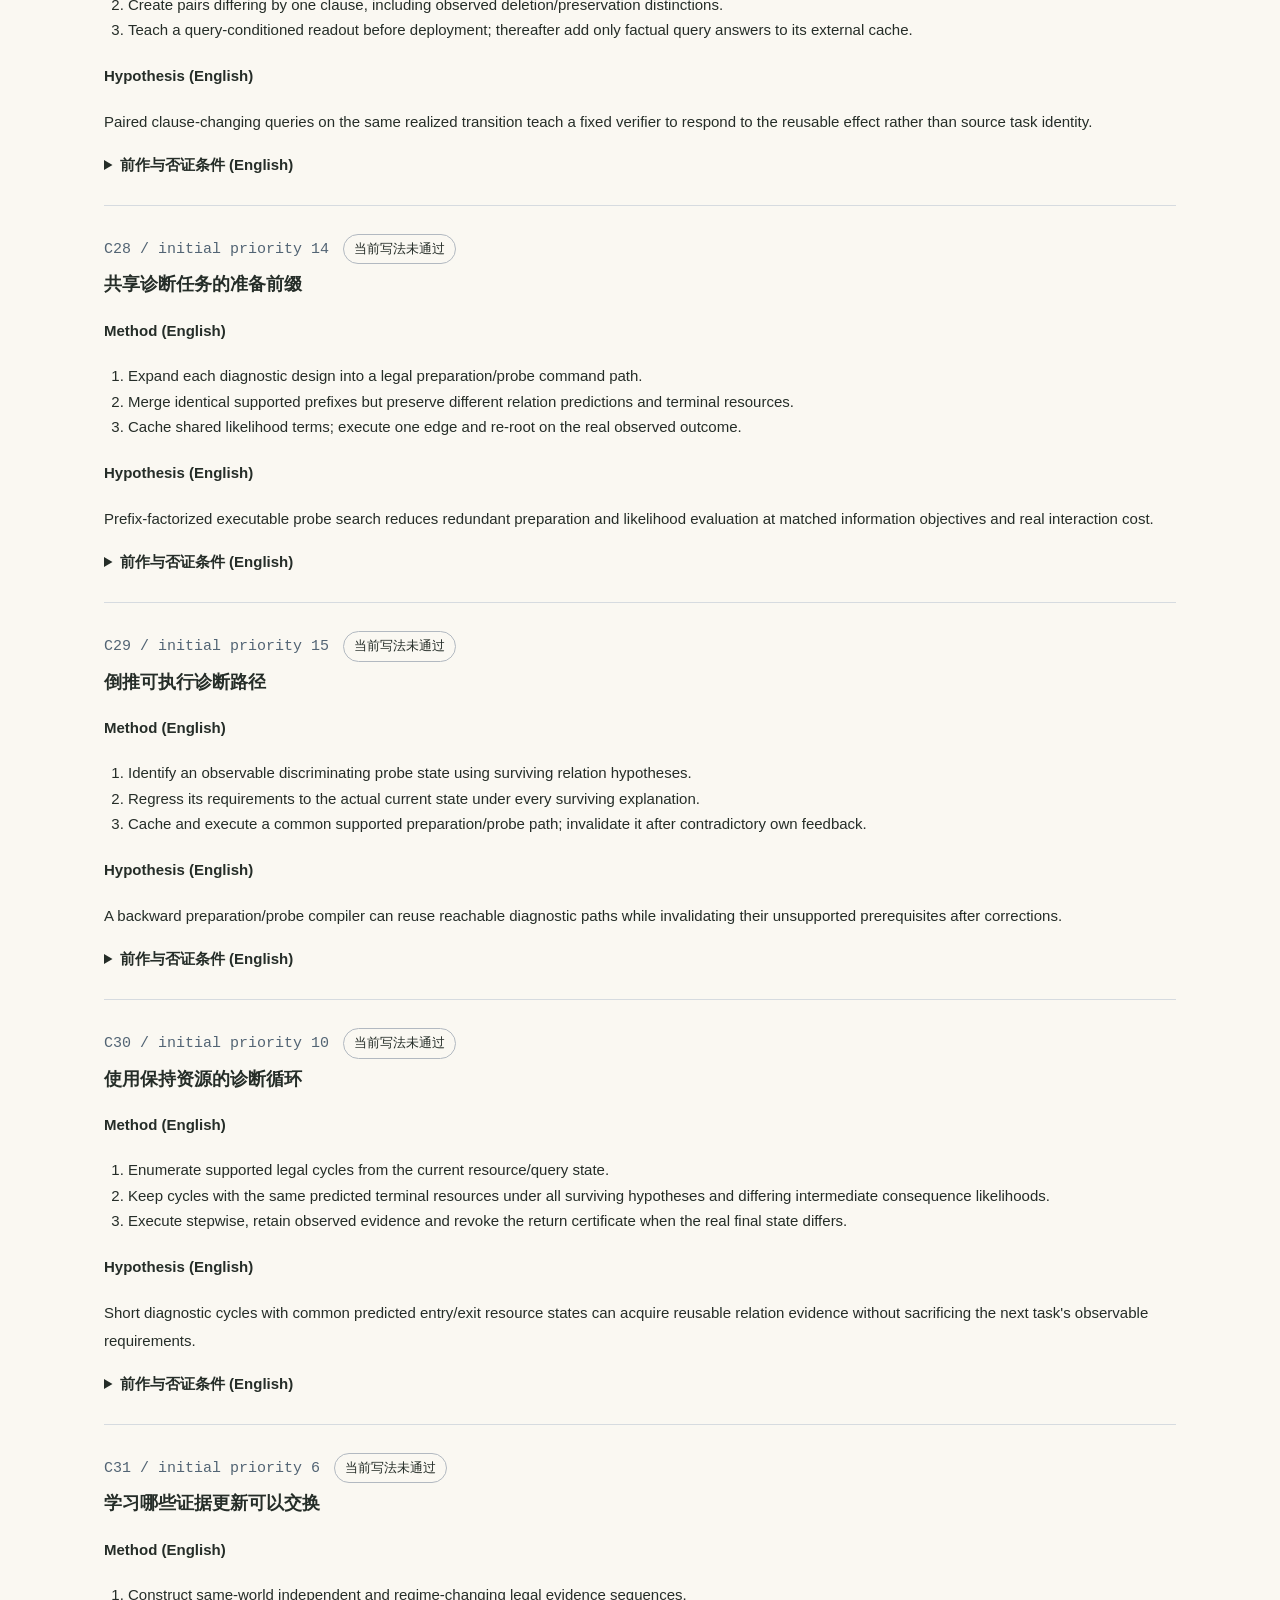
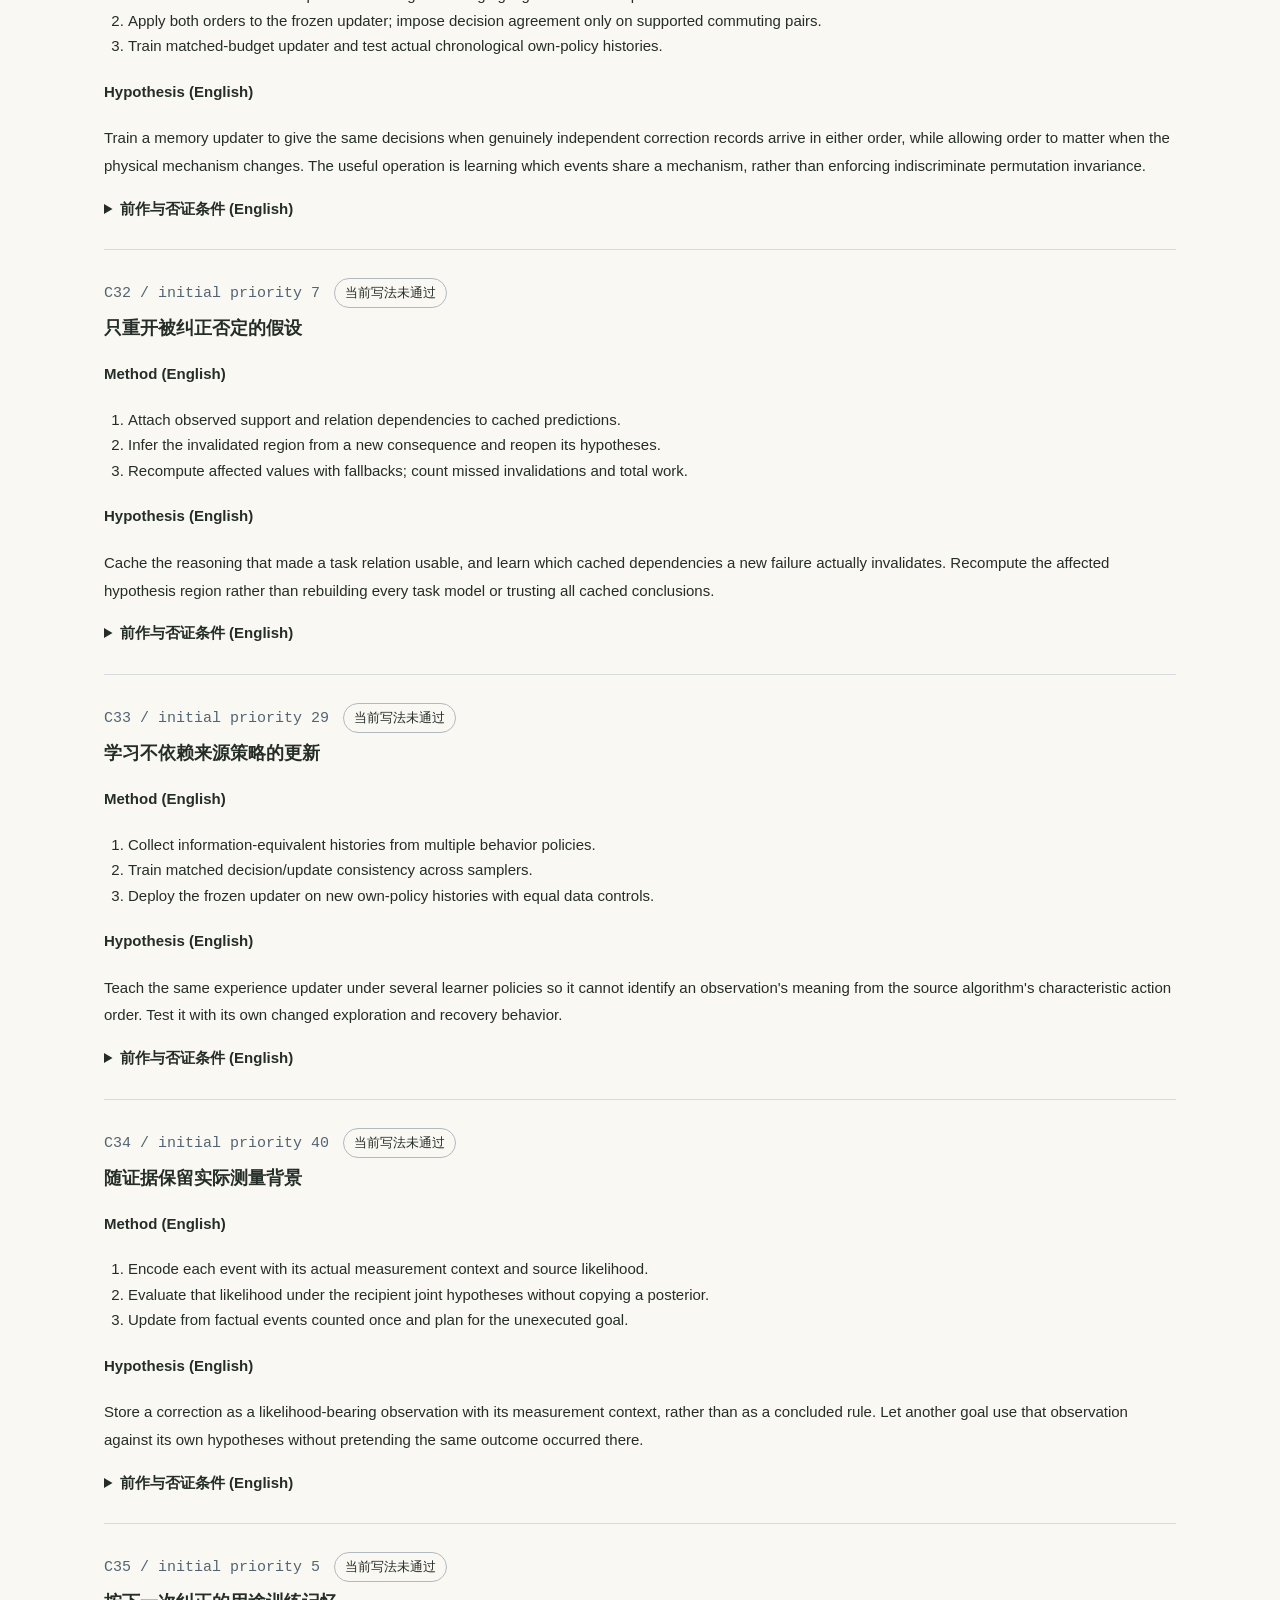
<file: ideas.html>
<!doctype html>
<html lang="zh-CN"><head><meta charset="utf-8"><meta name="viewport" content="width=device-width,initial-scale=1"><meta name="description" content="Forty grounded algorithm candidates and direct-prior audits for robot in-context learning."><meta http-equiv="Content-Security-Policy" content="default-src 'self'; script-src 'self'; style-src 'self'; img-src 'self' data:; connect-src 'self'; object-src 'none'; base-uri 'self'; form-action 'none'"><title>awesome ICL — 40 research ideas</title><link rel="icon" href="assets/mark.svg"><link rel="stylesheet" href="styles.css"><link rel="stylesheet" href="ideas.css"><script src="ideas.js" defer></script></head><body><a class="skip-link" href="#main">Skip to content</a><header class="site-header"><a class="brand" href="index.html"><img src="assets/mark.svg" width="30" height="30" alt=""><strong>awesome <span>ICL</span></strong></a><nav><a href="research-plan.html" id="history-link" data-copy="history"></a><a href="#cards" data-copy="pool"></a></nav><div class="header-actions"><button id="language" type="button">EN</button></div></header><main id="main"><section class="ideas-hero"><span class="eyebrow">2026-10-13 / ARIS × IdeaScientist</span><h1 data-copy="title"></h1><p class="hero-subtitle" data-copy="intro"></p><div class="idea-metrics"><div><strong>40</strong><span data-copy="generated"></span></div><div><strong>3</strong><span data-copy="refine"></span></div><div><strong>0</strong><span data-copy="ready"></span></div></div><p class="case-limit" data-copy="boundary"></p></section><section class="section" id="latest-experiment"><h2 data-copy="b1Title"></h2><p data-copy="b1Scope"></p><p><a href="research-plan.html?lang=zh#research-story" id="story-link" data-copy="storyLink"></a></p><p data-copy="b1Result"></p><p data-copy="b1Repetition"></p><figure class="experiment-figure"><img src="data/neutrality-20261014/neutrality.svg" alt="Completion and query command cost across repeated source failures for four frozen-policy controls" loading="lazy"></figure><p class="case-limit" data-copy="b1Boundary"></p><div class="hero-links"><a href="data/neutrality-20261014/REPORT.md" data-copy="b1Report"></a><a href="data/neutrality-20261014/results-main/result.json" data-copy="b1Data"></a><a href="data/neutrality-20261014/LITERATURE_CHECK.md" data-copy="b1Prior"></a></div></section><section class="section"><h2 data-copy="priorities"></h2><ol class="priority-list"><li><strong>C15</strong><span data-copy="p15"></span></li><li><strong>C21</strong><span data-copy="p21"></span></li><li><strong>C12</strong><span data-copy="p12"></span></li></ol><p data-copy="finding"></p><div class="hero-links"><a href="data/ideas-20261013/three-methods.md" data-copy="methods"></a><a href="data/ideas-20261013/report.md" data-copy="report"></a><a href="data/ideas-20261013/novelty.md" data-copy="novelty"></a><a href="data/ideas-20261013/experiment-plan.md" data-copy="plan"></a></div></section><section class="section" id="cards"><h2 data-copy="pool"></h2><p data-copy="english"></p><div class="idea-controls"><label for="search" data-copy="search"></label><input id="search" type="search"><label for="status" data-copy="filter"></label><select id="status"><option value="all">All 40</option><option value="revise">C15 / C21 / C12</option></select><label for="cluster" data-copy="cluster"></label><select id="cluster"><option value="all">All mechanisms</option></select></div><p id="count" aria-live="polite"></p><div id="candidate-cards"></div><p id="load-error" hidden></p></section><section class="section"><h2 data-copy="sources"></h2><p><a href="data/ideas-20261013/candidates.md">Complete candidate drafts</a> · <a href="data/ideas-20261013/scores.md">All 40 verdicts</a> · <a href="data/ideas-20261013/direct-priors.md">Direct-prior body audit</a> · <a href="data/ideas-20261013/memory-priors.md">Memory/inference audit</a> · <a href="data/ideas-20261013/formulation.md">Formal setting</a></p><p><a href="https://github.com/wanshuiyin/auto-claude-code-research-in-sleep" rel="noopener noreferrer">ARIS</a> · <a href="https://github.com/jiarui-liu/IdeaScientist" rel="noopener noreferrer">IdeaScientist</a> · <a href="https://arxiv.org/abs/2610.04074" rel="noopener noreferrer">IdeaScientist paper</a></p><p class="case-limit" data-copy="runtime"></p></section></main><footer><strong>awesome ICL</strong><p data-copy="footer"></p></footer></body></html>
</file>
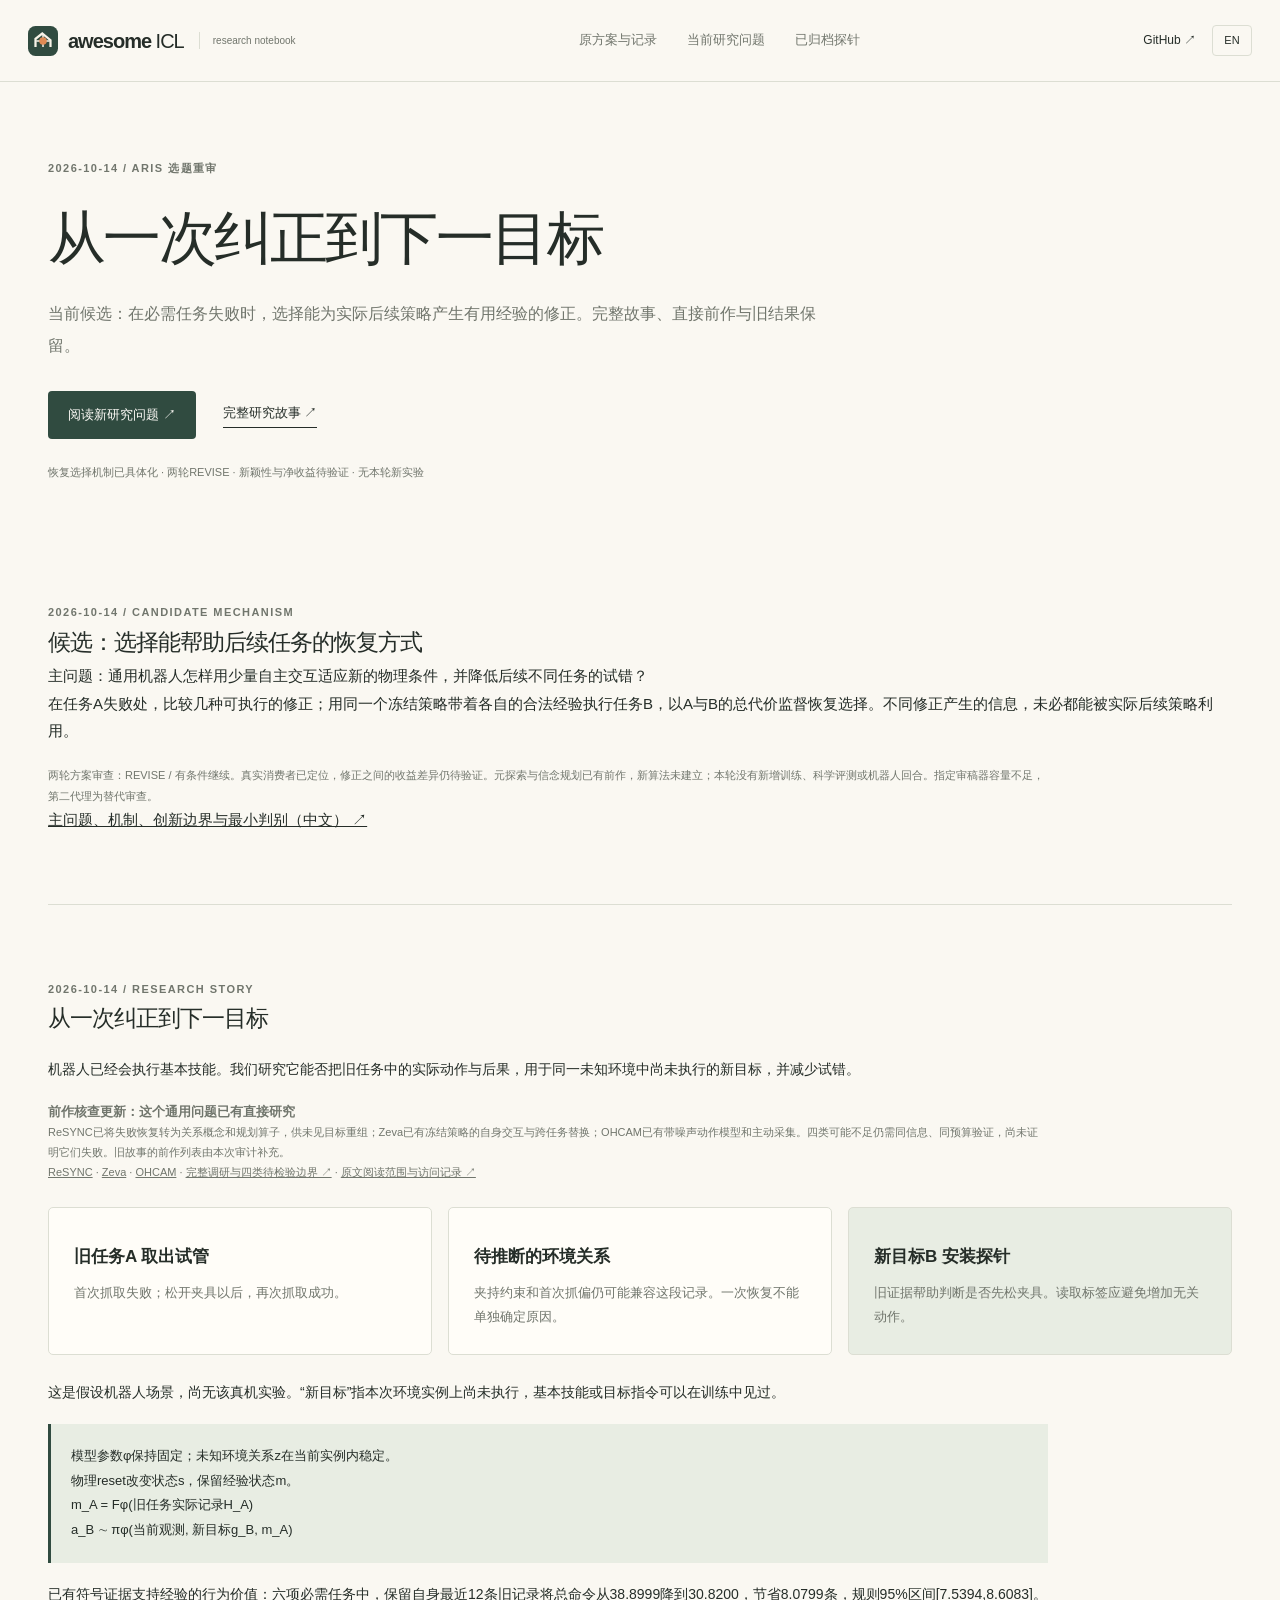
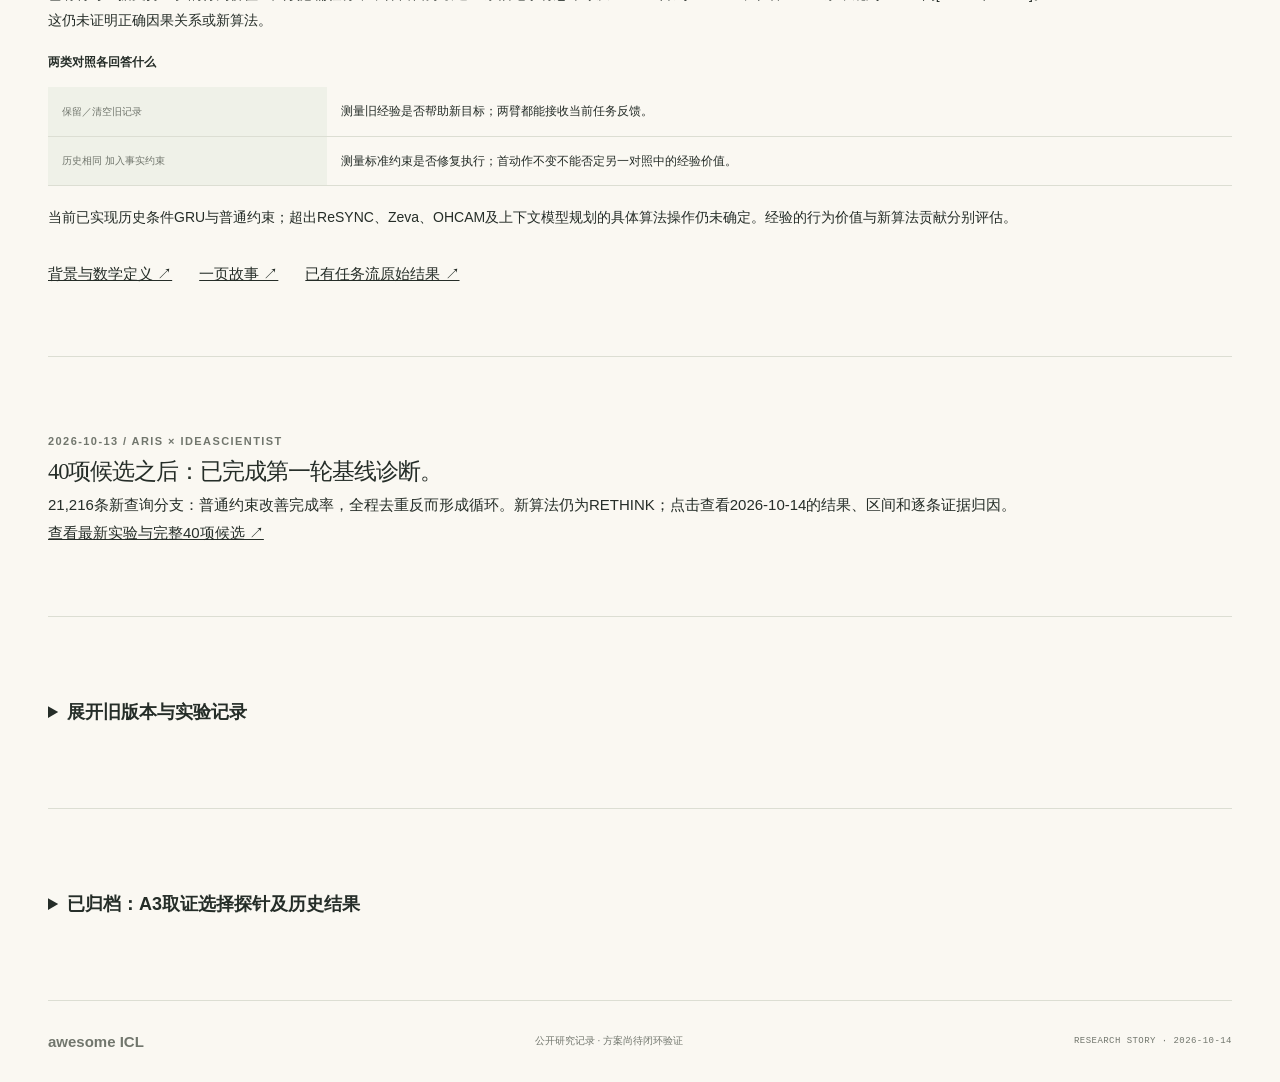
<file: research-plan.html>
<!doctype html>
<html lang="zh-CN">
<head>
  <meta charset="utf-8">
  <meta name="viewport" content="width=device-width, initial-scale=1">
  <meta name="description" content="Reconsidering how robot recovery experience teaches reusable in-context adaptation, with prior work and an archived sensing probe.">
  <meta http-equiv="Content-Security-Policy" content="default-src 'self'; script-src 'self'; style-src 'self'; img-src 'self' data:; connect-src 'self'; object-src 'none'; base-uri 'self'; form-action 'none'">
  <title>awesome ICL — Revised research question</title>
  <link rel="icon" href="assets/mark.svg" type="image/svg+xml">
  <link rel="stylesheet" href="styles.css">
  <link rel="stylesheet" href="research-plan.css">
  <script src="research-plan.js" defer></script>
</head>
<body class="research-plan">
  <a class="skip-link" href="#main" data-copy="skip">跳到内容</a>
  <header class="site-header">
    <a class="brand" href="index.html"><img src="assets/mark.svg" width="30" height="30" alt=""><strong>awesome <span>ICL</span></strong><span class="brand-label">research notebook</span></a>
    <nav><a id="archive-link" href="index.html?view=proposal" data-copy="archive">原方案与记录</a><a href="#research-story" data-copy="currentNav">当前研究问题</a><a href="#archived-probe" data-copy="archivedNav">已归档探针</a></nav>
    <div class="header-actions"><a class="repository-link" href="https://github.com/asimfish/awesome-icl-research-notebook" target="_blank" rel="noopener noreferrer">GitHub ↗</a><button id="plan-language" type="button">EN</button></div>
  </header>
  <main id="main">
    <section class="plan-hero">
      <span class="eyebrow" id="plan-date"></span>
      <h1 id="plan-title"></h1><p id="plan-intro" class="hero-subtitle"></p>
      <div class="hero-links"><a class="button primary" href="#research-story" data-copy="start">阅读新研究问题 ↗</a><a class="text-link" href="data/story-20261014/PAPER_STORY.md" data-copy="full">完整研究故事 ↗</a></div>
      <p class="hero-footnote" id="plan-status"></p>
    </section>
    <section class="section" id="thesis-mechanism"><span class="eyebrow">2026-10-14 / CANDIDATE MECHANISM</span><h2 data-copy="thesisTitle"></h2><p data-copy="thesisProblem"></p><p data-copy="thesisInsight"></p><p class="case-limit" data-copy="thesisStatus"></p><p><a href="data/thesis-mechanism-20261014/THESIS.md" data-copy="thesisLink"></a></p></section>
    <section class="section" id="research-story"><span class="eyebrow">2026-10-14 / RESEARCH STORY</span><h2 data-copy="storyTitle"></h2><p data-copy="storyLead"></p>
      <aside class="case-limit" id="prior-audit"><h3 data-copy="priorAuditTitle"></h3><p data-copy="priorAuditSummary"></p><p><a href="https://arxiv.org/html/2606.18328v2" rel="noopener noreferrer">ReSYNC</a> · <a href="https://arxiv.org/html/2608.30880v2" rel="noopener noreferrer">Zeva</a> · <a href="https://arxiv.org/html/2608.30955v1" rel="noopener noreferrer">OHCAM</a> · <a href="data/prior-gap-20261014/RELATED_WORK_AND_GAPS.md" data-copy="priorAuditReport"></a> · <a href="data/prior-gap-20261014/READING_LOG.md" data-copy="priorAuditReading"></a></p></aside><div class="case-flow"><article><h3 data-copy="storyA"></h3><p data-copy="storyAText"></p></article><article><h3 data-copy="storyKnowledge"></h3><p data-copy="storyKnowledgeText"></p></article><article><h3 data-copy="storyB"></h3><p data-copy="storyBText"></p></article></div><p data-copy="storyExampleScope"></p><div class="research-formulation" data-copy="storyFormulation"></div><p data-copy="storyEvidence"></p><div class="table-wrap"><table><caption data-copy="storyComparator"></caption><tbody><tr><th data-copy="storyHistory"></th><td data-copy="storyHistoryMeaning"></td></tr><tr><th data-copy="storyGuard"></th><td data-copy="storyGuardMeaning"></td></tr></tbody></table></div><p data-copy="storyBoundary"></p><div class="hero-links"><a href="data/story-20261014/PAPER_STORY.md" data-copy="storyPaper"></a><a href="data/story-20261014/ONE_PAGE.md" data-copy="storyPitch"></a><a href="data/algorithm-cycle/own-stream/result.json" data-copy="storyRaw"></a></div></section>
    <section class="section" id="idea-expansion"><span class="eyebrow">2026-10-13 / ARIS × IdeaScientist</span><h2 data-copy="ideasTitle"></h2><p data-copy="ideasStatus"></p><p><a id="ideas-link" href="ideas.html?lang=zh" data-copy="ideasLink"></a></p></section>
    <details class="section" id="research-history"><summary data-copy="storyArchive"></summary>
    <section class="section" id="current-research">
      <div class="section-heading"><div><span class="eyebrow" data-copy="currentLabel">选题重审</span><h2 data-copy="currentTitle">从恢复当前任务到利用经验学习。</h2></div></div>
      <p data-copy="currentQuestion"></p>
      <p data-copy="currentExample"></p>
      <div class="research-formulation" data-copy="currentFormulation"></div>
      <p data-copy="currentMechanism"></p>
      <p data-copy="currentEvidence"></p>
      <p data-copy="currentBoundary"></p>
      <p><a href="data/rethink-20261013/proposal-zh.md" data-copy="storyLink">背景、数学定义与决定性实验 ↗</a> · <a href="data/rethink-20261013/prior-boundary.md" data-copy="reframeLiterature">直接前作与创新边界 ↗</a> · <a href="data/rethink-20261013/proposal-zh.md" data-copy="reframeExperiment">详细实验设计 ↗</a></p>
    </section>
    <section class="section" id="correction-scope">
      <div class="section-heading"><div><span class="eyebrow">2026-10-13 / RESEARCH RETHINK</span><h2 data-copy="scopeTitle"></h2></div></div>
      <p data-copy="scopeStory"></p><p data-copy="scopeMethod"></p>
      <div class="table-wrap"><table><caption data-copy="scopeCaption"></caption><thead><tr><th data-copy="scopeHistory"></th><th data-copy="scopeModels"></th><th data-copy="scopeIndependent"></th><th data-copy="scopeHierarchical"></th></tr></thead><tbody>
        <tr><td data-copy="scopeEmpty"></td><td>8</td><td>0.5</td><td>0.5</td></tr>
        <tr><td data-copy="scopeSource"></td><td>4</td><td>0.5</td><td>0.82</td></tr>
        <tr><td data-copy="scopeAgree"></td><td>2</td><td>0.5</td><td>73/82 ≈ 0.890244</td></tr>
        <tr><td data-copy="scopeDiffer"></td><td>2</td><td>0.5</td><td>0.5</td></tr>
      </tbody></table></div>
      <p class="case-limit" data-copy="scopeBoundary"></p>
      <p><a href="data/rethink-20261013/proposal-zh.md" data-copy="scopeProposalLink"></a> · <a href="data/rethink-20261013/scope0-report.md" data-copy="scopeReportLink"></a> · <a href="data/rethink-20261013/scope0-results.json" data-copy="scopeRawLink"></a> · <a href="data/rethink-20261013/prior-boundary.md" data-copy="scopePriorLink"></a></p>
    </section>
    <section class="section" id="algorithm-iteration">
      <div class="section-heading"><div><span class="eyebrow">2026-10-12 / ALGORITHM SEARCH</span><h2 data-copy="algorithmTitle"></h2></div></div>
      <p data-copy="algorithmScope"></p><p data-copy="algorithmStream"></p>
      <figure class="result-figure"><img src="assets/task-stream.png" width="1800" height="720" loading="lazy" alt="Frozen policy stream: own required-task feedback reduces commands on later assigned goals; development cohort, not identified relation learning."><figcaption data-copy="algorithmFigure"></figcaption></figure>
      <div class="research-formulation" data-copy="algorithmMechanism"></div>
      <p data-copy="algorithmPhysics"></p><p class="case-limit" data-copy="algorithmBoundary"></p>
      <p><a href="data/algorithm-candidate.md" data-copy="algorithmPaperLink"></a> · <a href="data/algorithm-cycle/README.md" data-copy="algorithmRawLink"></a> · <a href="data/algorithm-cycle/physics-control/result.json" data-copy="algorithmPhysicsLink"></a></p>
    </section>
    <section class="section" id="pilot-results">
      <div class="section-heading"><div><span class="eyebrow">2026-10-12 / LEARNED POLICY PILOT</span><h2 data-copy="pilotTitleCurrent">经验利用与闭环控制</h2></div></div>
      <p data-copy="pilotScopeCurrent"></p>
      <p data-copy="pilotOutcomeCurrent"></p>
      <p data-copy="pilotConfirmationCurrent"></p>
      <figure class="result-figure"><img src="assets/pilot-coverage.png" width="1800" height="720" loading="lazy" alt="Matched-history query-state experiment: ordinary covered supervision repairs control; positive support completion effect is unestablished."><figcaption data-copy="pilotFigureScope"></figcaption></figure>
      <figure class="result-figure"><img src="assets/pilot-budget.png" width="1224" height="774" loading="lazy" alt="Exploratory completion curves over all 1–12 command budgets."><figcaption data-copy="pilotBudgetScope"></figcaption></figure>
      <p><a href="data/pilot-results.md" data-copy="pilotResultsLink"></a> · <a href="data/paper-story-zh.md" data-copy="pilotStoryLink"></a> · <a href="assets/paper-draft.pdf" data-copy="pilotPDFLink"></a> · <a href="data/paper-draft.md" data-copy="pilotDraftLink"></a></p>
    </section>
    </details>
    <details class="section" id="archived-probe">
      <summary data-copy="archivedSummary">已归档：A3 取证选择探针及历史结果</summary>
      <p class="case-limit" data-copy="archivedScope">以下记录保留历史分析，不代表当前推荐主线。其模型先导已暂停推进。</p>
      <section class="plan-metrics" id="plan-metrics" aria-label="Archived probe status"></section>
    <section class="section" id="example">
      <div class="section-heading"><div><span class="eyebrow" data-copy="exampleLabel">一个能讲清楚的例子</span><h2 id="example-title"></h2></div><p id="example-scope"></p></div>
      <div class="case-tabs" id="case-tabs" role="group" aria-label="Compare cases"></div>
      <div class="case-flow" id="case-flow" aria-live="polite"></div><p class="case-limit" id="case-limit"></p>
    </section>
    <section class="section" id="method">
      <div class="section-heading"><div><span class="eyebrow" data-copy="methodLabel">只改一个机制</span><h2 data-copy="methodTitle">输入、选择、执行。</h2></div><p id="method-scope"></p></div>
      <ol class="method-steps" id="method-steps"></ol>
    </section>
    <section class="section" id="experiments">
      <div class="section-heading"><div><span class="eyebrow" data-copy="pilotLabel">先反证，再投入</span><h2 data-copy="pilotTitle">最小实验和停止条件。</h2></div><p id="budget"></p></div>
      <div class="pilot-grid" id="pilot-grid"></div>
      <figure class="stimulus-preview"><div><img src="data/visual-stimuli/images/query_hidden.svg" width="640" height="320" alt="Program-drawn red box; side symbol hidden, no physical validation."><p data-copy="hiddenStimulus">程序图：侧标记未知</p></div><div><img src="data/visual-stimuli/images/query_visible.svg" width="640" height="320" alt="Program-drawn red box with visible circular side mark."><p data-copy="visibleStimulus">程序图：补看后的信息</p></div></figure>
      <p class="case-limit"><a href="data/visual-stimuli/packs.json" data-copy="packLink">八个离散视觉输入包 ↗</a> · <a href="data/visual-stimuli/README.md" data-copy="packLimits">输入权限与限制 ↗</a> · <a href="data/observability-design-check.json" data-copy="symbolicLink">30个符号控制结果 ↗</a></p>
      <div class="table-wrap"><table><caption data-copy="baselineCaption">六组必要对照：最优规划另作成本下界</caption><thead><tr><th data-copy="baseline">对照</th><th data-copy="question">它排除什么解释</th></tr></thead><tbody id="baseline-table"></tbody></table></div>
      <aside class="stop-rule"><span class="eyebrow" data-copy="stop">什么时候应停止</span><p id="stop-text"></p></aside>
    </section>
    <section class="section" id="evidence">
      <div class="section-heading"><div><span class="eyebrow" data-copy="evidenceLabel">实际完成的工作</span><h2 data-copy="evidenceTitle">分析证据与待做实验分开。</h2></div></div>
      <p class="case-limit"><a href="data/idea-deepening.md" data-copy="deepeningLink">深化分析与停止条件 ↗</a> · <a href="data/decision-relevance-check.json" data-copy="decisionLink">144个有限条件 ↗</a> · <a href="data/critical-decision-cases.json" data-copy="criticalLink">12条类型化反例 ↗</a></p>
      <ul class="evidence-list" id="plan-evidence"></ul><p class="case-limit" id="review-limit"></p>
    </section>
    <section class="section" id="backup">
      <div class="section-heading"><div><span class="eyebrow" data-copy="backupLabel">有条件的备选</span><h2 id="backup-title"></h2></div><p id="backup-intro"></p></div><p id="backup-gate"></p>
    </section>
    <section class="section" id="sources">
      <div class="section-heading"><div><span class="eyebrow" data-copy="sourcesLabel">直接前作</span><h2 data-copy="sourcesTitle">贡献要越过这些工作。</h2></div><p id="novelty-summary"></p></div>
      <div class="prior-grid" id="prior-grid"></div>
    </section>
    </details>
    <p id="plan-error" class="load-error" hidden data-copy="error">方案数据加载失败。</p>
    <noscript><p class="load-error">Read the current proposal in <a href="data/rethink-20261013/proposal-zh.md">proposal-zh.md</a>.</p></noscript>
  </main>
  <footer><strong>awesome ICL</strong><p data-copy="footer">公开研究记录 · 方案尚待闭环验证</p><span class="mono">RESEARCH STORY · 2026-10-14</span></footer>
</body>
</html>
</file>
<file: styles.css>
:root{--paper:#faf8f2;--ink:#252d28;--muted:#71766d;--line:#dcded3;--green:#304b40;--accent:#bb7043;--soft:#eff1e8;--white:#fffdf8;--serif:Georgia,'Noto Serif CJK SC','Songti SC',serif;--sans:Inter,-apple-system,BlinkMacSystemFont,'Segoe UI','Noto Sans CJK SC','Microsoft YaHei',sans-serif}
*{box-sizing:border-box}html{scroll-behavior:smooth}body{margin:0;background:var(--paper);color:var(--ink);font-family:var(--sans);font-size:15px;line-height:1.7}button,input{font:inherit}button,a{-webkit-tap-highlight-color:transparent}button{cursor:pointer}a{color:inherit}button:focus-visible,a:focus-visible,input:focus-visible{outline:3px solid #c68557;outline-offset:4px}button{color:inherit}h1,h2,h3,p,figure{margin:0}h1,h2{font-family:var(--serif);font-weight:500;letter-spacing:-.045em}h3{line-height:1.45}p{line-height:1.85}[hidden]{display:none!important}.mono{font-family:'SFMono-Regular',Consolas,monospace;font-size:11px;letter-spacing:.05em}.muted{color:var(--muted)}.eyebrow{text-transform:uppercase;font-size:11px;font-weight:600;letter-spacing:.13em;color:var(--muted)}.skip-link{position:fixed;top:-80px;left:16px;z-index:100;padding:10px;background:var(--green);color:white}.skip-link:focus{top:10px}.sr-only{position:absolute;width:1px;height:1px;overflow:hidden;clip:rect(0,0,0,0)}
.site-header{height:82px;display:flex;align-items:center;justify-content:space-between;gap:24px;border-bottom:1px solid var(--line);padding:0 max(28px,calc((100vw - 1240px)/2));background:var(--paper)}.brand{display:flex;align-items:center;gap:10px;text-decoration:none;white-space:nowrap}.brand strong{font-size:20px;letter-spacing:-.05em}.brand strong span{font-weight:400}.brand-label{font-size:10px;color:var(--muted);border-left:1px solid var(--line);padding-left:13px;margin-left:5px}.site-header nav{display:flex;gap:30px;align-items:center}.site-header nav a{text-decoration:none;font-size:13px;padding:28px 0;position:relative;color:var(--muted)}.site-header nav a[aria-current=page]{color:var(--green);font-weight:600}.site-header nav a[aria-current=page]:after{content:'';position:absolute;bottom:0;height:2px;background:var(--green);left:0;right:0}.header-actions{display:flex;align-items:center;gap:16px}.header-actions button{border:1px solid var(--line);background:transparent;border-radius:4px;min-width:40px;padding:5px 9px;font-size:11px}.repository-link{font-size:12px;text-decoration:none}main{max-width:1240px;margin:auto;padding:0 28px}.hero{display:grid;grid-template-columns:1.08fr 1fr;gap:70px;align-items:center;padding:80px 0 66px}.eyebrow .status-dot,.status-dot{display:inline-block;width:6px;height:6px;border-radius:50%;background:var(--accent);margin-right:9px;vertical-align:middle}.hero h1{font-size:clamp(39px,4.2vw,62px);line-height:1.28;margin:23px 0}.hero-subtitle{max-width:490px;color:var(--muted);font-size:16px;line-height:1.95}.hero-links{display:flex;align-items:center;gap:27px;margin-top:30px}.button{display:inline-flex;align-items:center;justify-content:space-between;gap:30px;padding:13px 20px;border-radius:4px;text-decoration:none;font-size:13px}.primary{background:var(--green);color:var(--white)}.primary:hover{background:#20382e}.text-link{text-decoration:none;font-size:13px;border-bottom:1px solid currentColor;padding-bottom:3px}.hero-footnote{font-size:11px;margin-top:23px;color:var(--muted)}.hero-figure{background:#f2efe4;border:1px solid #ddd4c2;border-radius:7px;overflow:hidden}.figure-top{display:flex;justify-content:space-between;padding:16px 19px;border-bottom:1px solid #ded6c3;font-size:12px;font-weight:600}.figure-top .mono{font-weight:400;color:var(--muted)}.hero-figure svg{display:block;width:100%;height:auto}.hero-figure figcaption{padding:13px 19px;border-top:1px solid #ded6c3;color:var(--muted);font-size:10px}.diagram-label{font-family:var(--sans);font-size:10px;letter-spacing:1px;fill:#636751}.diagram-strong{font-family:var(--serif);font-size:23px;fill:#354d43}.metrics{border-top:1px solid var(--line);border-bottom:1px solid var(--line);display:grid;grid-template-columns:repeat(4,1fr);padding:27px 0 30px}.metrics>div{padding:0 25px;border-right:1px solid var(--line)}.metrics>div:first-child{padding-left:0}.metrics>div:last-child{border:0}.metrics strong{font-family:var(--serif);font-size:42px;font-weight:400;line-height:1.2;display:block}.metrics span{display:block;font-size:12px;font-weight:600;margin:6px 0}.metrics small{font-size:10px;color:var(--muted);line-height:1.6;display:block}.current-strip{display:flex;align-items:center;justify-content:space-between;gap:30px;border-left:3px solid var(--accent);padding:15px 22px;margin:27px 0 0;background:#f0ede3}.current-strip p{font-size:12px;margin-top:2px}.snapshot-date{white-space:nowrap;color:var(--muted)}.section{padding:70px 0;border-bottom:1px solid var(--line)}.section-heading{display:flex;justify-content:space-between;align-items:end;gap:50px;margin-bottom:32px}.section-heading h2{font-size:34px;line-height:1.3;margin-top:12px}.section-heading>p{max-width:415px;font-size:13px;color:var(--muted)}.question-grid{display:grid;grid-template-columns:1fr 1fr .8fr;gap:18px}.note-card{padding:25px;border:1px solid var(--line);border-radius:5px;background:var(--white)}.number{font-family:var(--serif);font-size:30px;color:var(--accent);display:block;margin-bottom:16px}.note-card h3{font-size:16px}.note-card p,.scope-note p{font-size:12px;color:var(--muted);margin-top:13px}.scope-note{padding:25px;background:var(--soft);border-radius:5px}.matrix-layout{display:grid;grid-template-columns:1.4fr 1fr;gap:65px}.matrix-axis{display:grid;grid-template-columns:repeat(2,1fr);padding-left:83px;gap:12px;text-align:center;font-size:10px;color:var(--muted);margin-bottom:8px}.matrix-row{display:grid;grid-template-columns:71px 1fr 1fr;gap:12px;align-items:center;margin-bottom:12px}.row-label{font-size:10px;color:var(--muted);max-width:60px}.matrix button{padding:21px 18px;background:var(--white);border:1px solid var(--line);border-radius:5px;text-align:left;transition:background .15s}.matrix button:hover{border-color:var(--green)}.matrix button.selected{background:var(--green);color:var(--white);border-color:var(--green)}.matrix button strong{display:block;font-family:var(--serif);font-size:27px;font-weight:400;letter-spacing:1px}.matrix button span{font-size:10px;opacity:.8}.matrix-note{font-size:10px;color:var(--muted);padding-left:83px;margin-top:17px}.condition-detail{padding:14px 0 0}.condition-detail h3{font-family:var(--serif);font-size:35px;font-weight:400;margin:5px 0 12px}.condition-detail p{font-size:13px}.formula{font-family:var(--serif);font-size:23px;padding:18px 0;border-top:1px solid var(--line);margin-top:23px}.condition-detail .muted{font-size:11px}.protocol-grid{display:grid;grid-template-columns:repeat(3,1fr);gap:20px;margin-bottom:35px}.protocol-card{background:var(--soft);border-radius:5px;padding:22px}.protocol-card h3{font-size:14px;margin-bottom:10px}.protocol-card p{font-size:12px;color:var(--muted)}.table-wrap{overflow-x:auto}table{width:100%;border-collapse:collapse;text-align:left;font-size:12px}caption{text-align:left;font-weight:600;margin-bottom:15px}th{font-size:10px;color:var(--muted);background:var(--soft);font-weight:500}td,th{padding:14px;border-bottom:1px solid var(--line)}.evidence-toolbar{display:flex;justify-content:space-between;align-items:center;gap:20px;margin-bottom:23px}.filters{display:flex;gap:7px;flex-wrap:wrap}.filters button{font-size:11px;border:1px solid var(--line);background:transparent;border-radius:30px;padding:7px 15px}.filters button[aria-pressed=true]{background:var(--green);border-color:var(--green);color:white}.search{display:flex;align-items:center;gap:9px;border-bottom:1px solid var(--line);color:var(--muted);padding:5px 2px}.search>span{font-size:23px;line-height:1}.search input{width:165px;background:transparent;border:0;font-size:11px;outline:0;color:var(--ink)}.evidence-grid{display:grid;grid-template-columns:repeat(3,1fr);gap:18px}.evidence-card{border:1px solid var(--line);border-radius:5px;background:var(--white);padding:23px;display:flex;flex-direction:column}.card-top{display:flex;align-items:center;justify-content:space-between;gap:10px;margin-bottom:24px}.badge{font-size:9px;padding:3px 8px;border-radius:3px;text-transform:uppercase;letter-spacing:.06em;background:#e8eddf;color:#3f624d}.badge.blocked{background:#f6e5d9;color:#a3603c}.badge.in_progress{background:#e4e9f0;color:#4c6279}.card-top .mono{font-size:9px;color:var(--muted)}.evidence-card h3{font-size:16px;line-height:1.5;min-height:48px;margin-bottom:12px}.evidence-card p{font-size:12px;color:var(--muted)}.record-metric{font-family:var(--serif);font-size:27px;margin:21px 0 0;line-height:1.4;letter-spacing:-.03em}.metric-label{font-size:10px;color:var(--muted);margin-bottom:22px}.card-bottom{margin-top:auto;padding-top:16px;border-top:1px solid var(--line);display:flex;justify-content:space-between;align-items:center}.card-bottom button{background:transparent;border:0;font-size:11px;padding:0;color:var(--green)}.card-bottom time{font-size:10px;color:var(--muted)}.evidence-note{font-size:10px;color:var(--muted);margin-top:20px;max-width:800px}.empty-state{padding:45px 20px;text-align:center;background:var(--soft);font-size:13px}.progress-layout{display:grid;grid-template-columns:1.4fr 1fr;gap:75px}.timeline{list-style:none;padding:0;margin:0}.timeline li{position:relative;border-left:1px solid var(--line);padding:0 0 27px 28px;margin-left:6px}.timeline li:last-child{padding-bottom:0;border-color:transparent}.timeline li:before{content:'';position:absolute;width:9px;height:9px;border:2px solid var(--paper);border-radius:50%;background:#a4b09b;left:-5px;top:7px;box-shadow:0 0 0 1px var(--line)}.timeline li.blocked:before{background:var(--accent)}.timeline li.in_progress:before{background:#778da7}.timeline time{font-family:Consolas,monospace;font-size:10px;color:var(--muted)}.timeline h3{font-size:14px;margin:3px 0 5px}.timeline p{font-size:12px;color:var(--muted)}.next-frontier{background:var(--soft);padding:29px;border-radius:5px;align-self:start}.next-frontier h3{font-family:var(--serif);font-size:26px;font-weight:400;margin:14px 0}.next-frontier>p{font-size:12px;color:var(--muted)}.gate-list{margin:22px 0}.gate{display:flex;justify-content:space-between;gap:18px;font-size:10px;padding:10px 0;border-top:1px solid #d8ddcf}.gate span:last-child{color:var(--accent);white-space:nowrap}.reference-links{display:grid;grid-template-columns:1fr 1fr;gap:0 35px}.reference-links a{display:flex;justify-content:space-between;text-decoration:none;font-size:12px;padding:12px 0;border-bottom:1px solid var(--line);gap:15px}.reference-links a:hover{color:var(--accent)}.references{padding:50px 0}.references .section-heading h2{font-size:28px}footer{max-width:1240px;padding:28px;margin:auto;display:flex;justify-content:space-between;align-items:center;gap:20px;color:var(--muted)}footer .brand strong{font-size:16px;color:var(--green)}footer p{font-size:10px}footer .mono{font-size:9px}.load-error{padding:22px;background:#f6e5d9;color:#85492e;margin:25px 0}dialog{max-width:680px;width:calc(100% - 35px);border:1px solid var(--line);border-radius:7px;background:var(--paper);padding:30px;color:var(--ink);max-height:85vh}dialog::backdrop{background:rgba(25,33,26,.45)}.dialog-top{display:flex;justify-content:space-between;align-items:center;margin-bottom:20px}.dialog-top button{border:0;background:transparent;font-size:28px;line-height:1}.dialog-content h2,#dialog-content h2{font-size:28px;margin:14px 0}#dialog-content h3{font-size:12px;margin:23px 0 7px}#dialog-content p{font-size:13px;color:var(--muted)}#dialog-content ul{font-size:12px;padding-left:20px;color:var(--muted)}#dialog-content code{font-size:11px;word-break:break-all}.page-view:not(.overview) .current-strip{margin-top:42px}.page-view:not(.overview) .section{padding-top:50px}.record-provenance{border-top:1px solid var(--line);margin-top:25px;padding-top:15px;font-size:10px;color:var(--muted)}
@media(min-width:1450px){.hero{padding-top:100px;padding-bottom:84px}}@media(max-width:1000px){.brand-label{display:none}.site-header nav{gap:19px}.hero{gap:35px}.hero h1{font-size:43px}.question-grid{grid-template-columns:1fr 1fr}.scope-note{grid-column:1/-1}.evidence-grid{grid-template-columns:repeat(2,1fr)}.matrix-layout,.progress-layout{gap:35px}.section-heading{gap:25px}.section-heading h2{font-size:29px}}@media(max-width:720px){.site-header{height:auto;min-height:105px;flex-wrap:wrap;padding:17px 20px 0;gap:10px}.brand strong{font-size:18px}.site-header nav{order:3;width:100%;justify-content:space-between;gap:8px}.site-header nav a{font-size:11px;padding:9px 0 12px}.header-actions{gap:10px}.repository-link{font-size:10px}main{padding:0 20px}.hero{grid-template-columns:1fr;padding:42px 0 32px;gap:32px}.hero h1{font-size:37px}.hero-subtitle{font-size:14px}.hero-links{gap:20px}.hero-footnote{font-size:10px}.hero-figure{max-width:550px}.metrics{grid-template-columns:1fr 1fr;gap:23px 0}.metrics>div{padding:0 17px}.metrics>div:nth-child(3){padding-left:0}.metrics>div:nth-child(2){border:0}.metrics strong{font-size:33px}.metrics span{font-size:11px}.metrics small{font-size:9px}.current-strip{display:block;padding:13px 16px}.snapshot-date{display:block;margin-top:10px;font-size:9px}.section{padding:42px 0}.section-heading{display:block;margin-bottom:23px}.section-heading h2{font-size:29px}.section-heading>p{margin-top:16px;font-size:12px}.question-grid,.matrix-layout,.progress-layout,.protocol-grid{grid-template-columns:1fr;gap:18px}.note-card{padding:21px}.note-card h3{font-size:15px}.number{margin-bottom:10px;font-size:25px}.scope-note{padding:21px}.matrix-row{grid-template-columns:50px 1fr 1fr;gap:8px}.matrix-axis{padding-left:58px;gap:8px;font-size:9px}.matrix button{padding:17px 12px}.matrix button span{font-size:9px}.matrix button strong{font-size:25px}.row-label{font-size:9px}.matrix-note{padding-left:58px}.condition-detail{padding:16px 20px;border-left:2px solid var(--line)}.condition-detail h3{font-size:29px}.formula{font-size:20px}.evidence-toolbar{display:block}.filters button{font-size:10px;padding:6px 12px}.search{margin-top:17px}.search input{width:100%;padding:5px}.evidence-grid{grid-template-columns:1fr}.evidence-card h3{min-height:0}.evidence-card{padding:21px}.card-top{margin-bottom:17px}.reference-links{grid-template-columns:1fr}footer{padding:25px 20px;display:block}footer p{margin:9px 0}.next-frontier{padding:24px}.timeline{margin-top:5px}dialog{padding:23px}.protocol-card{padding:20px}.current-strip p{font-size:11px}}
@media(prefers-reduced-motion:reduce){html{scroll-behavior:auto}*{transition:none!important}}

.result-figure{margin-top:35px;padding:23px;border:1px solid var(--line);border-radius:5px;background:var(--white)}.result-figure-heading{display:flex;align-items:center;justify-content:space-between;gap:20px}.result-figure-heading .text-link{font-size:10px}.result-figure h3{font-family:var(--serif);font-size:24px;font-weight:400;margin:17px 0 22px}.result-figure img{display:block;width:100%;height:auto;border:1px solid var(--line)}.result-figure figcaption{font-size:10px;color:var(--muted);margin-top:17px;max-width:900px}.result-figure>a{display:block}@media(max-width:720px){.result-figure{padding:17px}.result-figure h3{font-size:21px}.result-figure-heading .eyebrow{font-size:9px}}
</file>
<file: ideas.css>
main{max-width:1120px;margin:auto;padding:0 24px}.ideas-hero{padding:80px 0 40px}h1{max-width:850px}.idea-metrics{display:flex;gap:36px;margin:30px 0}.idea-metrics div{display:grid;gap:8px}.idea-metrics strong{font-size:38px}.priority-list{display:grid;gap:22px;padding-left:22px}.priority-list li span{display:block;margin-top:6px}.idea-controls{display:grid;grid-template-columns:auto minmax(100px,1fr) auto minmax(100px,180px) auto minmax(100px,220px);gap:12px;align-items:center}.idea-controls input,.idea-controls select{min-width:0;padding:10px;font:inherit;border:1px solid #ccd3d9;border-radius:6px;background:white}.idea-card{border-top:1px solid #d6dbe0;padding:28px 0;overflow-wrap:anywhere}.idea-card h3{margin:8px 0}.idea-card .idea-id{font-family:monospace;color:#526474}.idea-card .status{display:inline-block;border:1px solid #b2b9c1;border-radius:20px;padding:3px 10px;margin-left:14px;font-size:13px}.idea-card ol{padding-left:24px}.idea-card details{margin-top:16px}.idea-card summary{cursor:pointer;font-weight:600}.hero-links{display:flex;gap:18px;flex-wrap:wrap}footer{margin-top:48px}@media(max-width:680px){main{padding:0 18px}.ideas-hero{padding-top:45px}.idea-controls{grid-template-columns:1fr}.idea-metrics{gap:22px}.site-header{flex-wrap:wrap}.priority-list{padding-left:18px}}

.experiment-figure{margin:1.5rem 0}.experiment-figure img{display:block;width:100%;height:auto;border-radius:12px}
</file>
<file: research-plan.css>
.plan-hero{padding:72px 0 46px;max-width:1184px}.plan-hero h1{font-size:clamp(36px,4.5vw,62px);line-height:1.3;margin:22px 0}.plan-hero .hero-subtitle{max-width:780px}.plan-metrics{display:flex;flex-wrap:wrap;gap:24px;border-block:1px solid var(--line);padding:22px 0}.plan-metrics div{flex:1;min-width:120px}.plan-metrics strong{display:block;font-family:var(--serif);font-size:30px;font-weight:400}.plan-metrics span{font-size:12px;color:var(--muted)}.case-tabs{display:flex;gap:10px;flex-wrap:wrap;margin-bottom:18px}.case-tabs button{padding:10px 18px;border:1px solid var(--line);border-radius:4px;background:var(--white);font-size:12px}.case-tabs button[aria-pressed=true]{background:var(--green);color:var(--white);border-color:var(--green)}.case-flow{display:grid;grid-template-columns:repeat(3,1fr);gap:16px}.case-flow article{border:1px solid var(--line);padding:25px;background:var(--white);border-radius:5px;position:relative}.case-flow article:last-child{background:#e8ede3}.case-flow h3{font-size:17px;margin:12px 0}.case-flow p{font-size:13px;color:var(--muted)}.case-limit{font-size:11px;color:var(--muted);margin-top:20px;max-width:1000px}.method-steps{list-style:none;padding:0;counter-reset:method;display:grid;gap:16px}.method-steps li{counter-increment:method;display:grid;grid-template-columns:55px 1fr;gap:16px;padding:20px;border-bottom:1px solid var(--line)}.method-steps li:before{content:'0' counter(method);font-family:var(--serif);font-size:27px;color:var(--accent)}.method-steps h3{font-size:17px;margin-bottom:8px}.method-steps p{font-size:13px;color:var(--muted)}.pilot-grid{display:grid;grid-template-columns:1fr 1fr;gap:22px;margin-bottom:30px}.pilot-grid article{border:1px solid var(--line);background:var(--white);padding:27px;border-radius:5px}.pilot-grid h3{margin:10px 0;font-size:20px}.pilot-grid p{font-size:13px;color:var(--muted)}.pilot-grid .decision{border-top:1px solid var(--line);margin-top:20px;padding-top:15px;color:var(--ink)}.stop-rule{border-left:3px solid var(--accent);background:#f2e9dd;padding:22px 27px;margin-top:27px}.stop-rule p{font-size:13px;margin-top:8px}.evidence-list{padding-left:22px;max-width:1020px}.evidence-list li{margin-bottom:15px;font-size:13px;color:var(--muted)}.prior-grid{display:grid;grid-template-columns:repeat(2,1fr);gap:20px}.prior-grid article{border-top:1px solid var(--line);padding:22px 0}.prior-grid h3{font-size:16px;margin-bottom:10px}.prior-grid p{font-size:12px;color:var(--muted);margin-bottom:12px}.research-plan .section-heading>p{max-width:530px}.research-plan #backup>p{font-size:13px;color:var(--muted);max-width:960px}@media(max-width:720px){.plan-hero{padding:42px 0 28px}.case-flow,.pilot-grid,.prior-grid{grid-template-columns:1fr}.plan-metrics{gap:18px}.plan-metrics div{flex-basis:40%}.case-flow article{padding:20px}.method-steps li{grid-template-columns:35px 1fr;padding:14px 0}.pilot-grid article{padding:22px}.research-plan .site-header nav a{font-size:10px}.research-plan .hero-links{flex-wrap:wrap}}

.stimulus-preview{display:grid;grid-template-columns:1fr 1fr;gap:20px;margin:30px 0 16px}.stimulus-preview img{width:100%;height:auto;border:1px solid var(--line);border-radius:8px}.stimulus-preview p{font-size:13px;color:var(--muted)}@media(max-width:640px){.stimulus-preview{grid-template-columns:1fr}}

#current-research>p{max-width:1000px;font-size:14px;line-height:1.9;margin:18px 0}.research-formulation{white-space:pre-line;overflow-wrap:anywhere;background:#e8ede3;border-left:3px solid var(--green);padding:20px;font-size:13px;line-height:1.9;max-width:1000px}#archived-probe>summary{font-size:18px;font-weight:600;cursor:pointer;padding:10px 0}#archived-probe[open]>.case-limit{margin-bottom:24px}

#research-story>p{font-size:14px;line-height:1.9;max-width:1000px;margin:18px 0}#research-story .case-flow{margin:24px 0}#research-history>summary{font-size:18px;font-weight:600;cursor:pointer;padding:10px 0}
</file>
